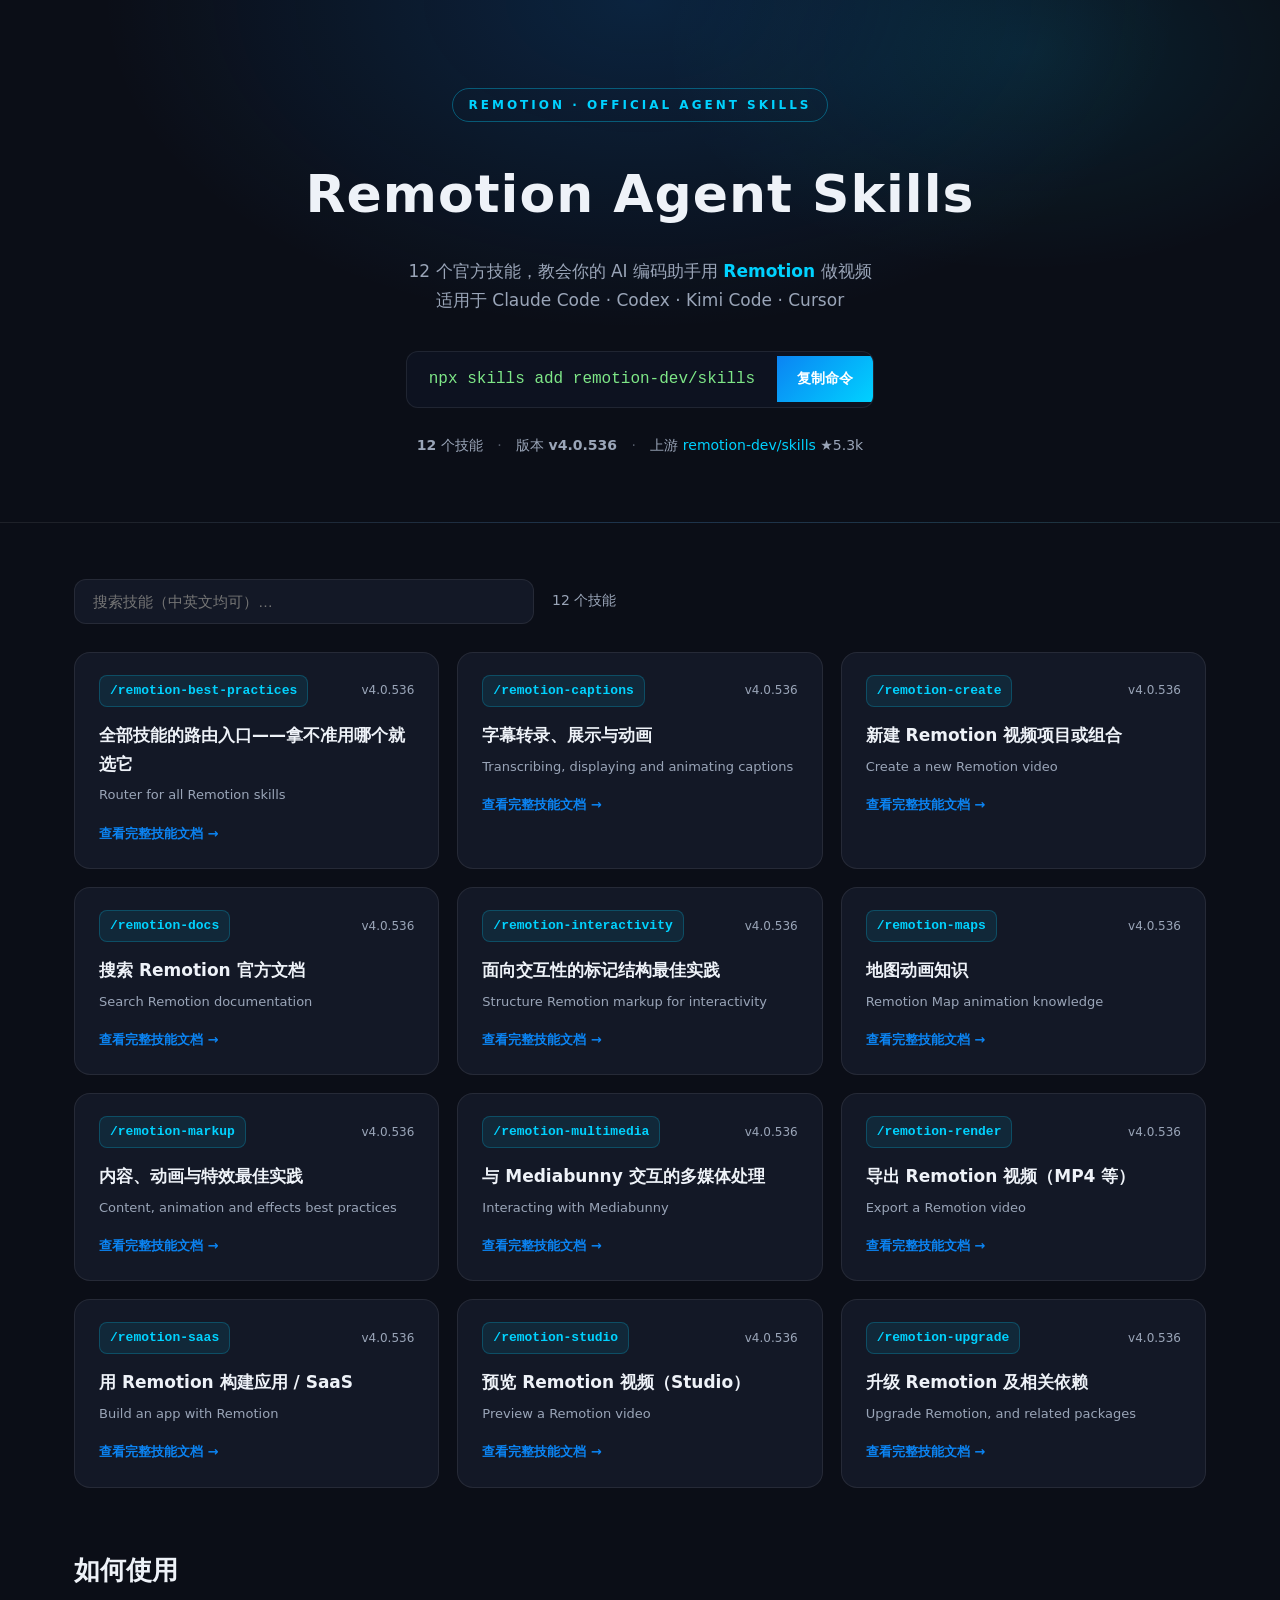
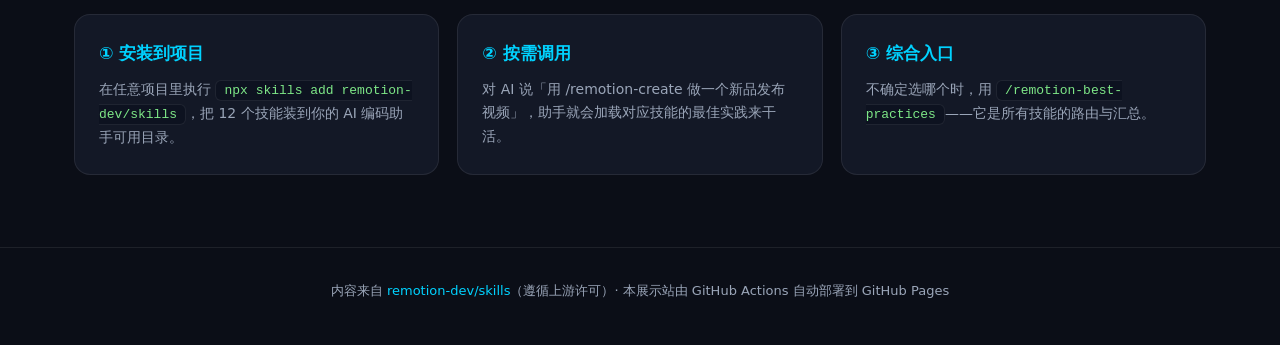
<file: website/index.html>
<!doctype html>
<html lang="zh-CN">
<head>
<meta charset="UTF-8" />
<meta name="viewport" content="width=device-width, initial-scale=1.0" />
<title>Remotion Agent Skills · 官方 AI 技能目录</title>
<meta name="description" content="Remotion 官方 12 个 Agent Skills 的中文展示站：让 Claude Code / Codex / Cursor 等 AI 编码助手会用 Remotion 做视频。" />
<link rel="stylesheet" href="style.css" />
</head>
<body>
<header class="hero">
  <div class="hero-inner">
    <div class="hero-badge">REMOTION · OFFICIAL AGENT SKILLS</div>
    <h1>Remotion Agent Skills</h1>
    <p class="hero-sub">12 个官方技能，教会你的 AI 编码助手用 <strong>Remotion</strong> 做视频<br/>适用于 Claude Code · Codex · Kimi Code · Cursor</p>
    <div class="install">
      <code id="cmd">npx skills add remotion-dev/skills</code>
      <button class="copy-btn" onclick="copyCmd(this)">复制命令</button>
    </div>
    <div class="stats">
      <span><strong>12</strong> 个技能</span>
      <span class="dot">·</span>
      <span>版本 <strong>v4.0.536</strong></span>
      <span class="dot">·</span>
      <span>上游 <a href="https://github.com/remotion-dev/skills" target="_blank" rel="noopener">remotion-dev/skills</a> ★5.3k</span>
    </div>
  </div>
</header>

<main class="catalog">
  <div class="toolbar">
    <input id="search" type="search" placeholder="搜索技能（中英文均可）…" oninput="filterCards(this.value)" autocomplete="off" />
    <span id="count">12 个技能</span>
  </div>
  <div class="grid" id="grid">
      <a class="card" href="skills/remotion-best-practices.html" data-search="remotion-best-practices router for all remotion skills 全部技能的路由入口——拿不准用哪个就选它">
        <div class="card-top">
          <span class="chip mono">/remotion-best-practices</span>
          <span class="ver">v4.0.536</span>
        </div>
        <p class="card-cn">全部技能的路由入口——拿不准用哪个就选它</p>
        <p class="card-en">Router for all Remotion skills</p>
        <span class="card-link">查看完整技能文档 →</span>
      </a>
      <a class="card" href="skills/remotion-captions.html" data-search="remotion-captions transcribing, displaying and animating captions 字幕转录、展示与动画">
        <div class="card-top">
          <span class="chip mono">/remotion-captions</span>
          <span class="ver">v4.0.536</span>
        </div>
        <p class="card-cn">字幕转录、展示与动画</p>
        <p class="card-en">Transcribing, displaying and animating captions</p>
        <span class="card-link">查看完整技能文档 →</span>
      </a>
      <a class="card" href="skills/remotion-create.html" data-search="remotion-create create a new remotion video 新建 remotion 视频项目或组合">
        <div class="card-top">
          <span class="chip mono">/remotion-create</span>
          <span class="ver">v4.0.536</span>
        </div>
        <p class="card-cn">新建 Remotion 视频项目或组合</p>
        <p class="card-en">Create a new Remotion video</p>
        <span class="card-link">查看完整技能文档 →</span>
      </a>
      <a class="card" href="skills/remotion-docs.html" data-search="remotion-docs search remotion documentation 搜索 remotion 官方文档">
        <div class="card-top">
          <span class="chip mono">/remotion-docs</span>
          <span class="ver">v4.0.536</span>
        </div>
        <p class="card-cn">搜索 Remotion 官方文档</p>
        <p class="card-en">Search Remotion documentation</p>
        <span class="card-link">查看完整技能文档 →</span>
      </a>
      <a class="card" href="skills/remotion-interactivity.html" data-search="remotion-interactivity structure remotion markup for interactivity 面向交互性的标记结构最佳实践">
        <div class="card-top">
          <span class="chip mono">/remotion-interactivity</span>
          <span class="ver">v4.0.536</span>
        </div>
        <p class="card-cn">面向交互性的标记结构最佳实践</p>
        <p class="card-en">Structure Remotion markup for interactivity</p>
        <span class="card-link">查看完整技能文档 →</span>
      </a>
      <a class="card" href="skills/remotion-maps.html" data-search="remotion-maps remotion map animation knowledge 地图动画知识">
        <div class="card-top">
          <span class="chip mono">/remotion-maps</span>
          <span class="ver">v4.0.536</span>
        </div>
        <p class="card-cn">地图动画知识</p>
        <p class="card-en">Remotion Map animation knowledge</p>
        <span class="card-link">查看完整技能文档 →</span>
      </a>
      <a class="card" href="skills/remotion-markup.html" data-search="remotion-markup content, animation and effects best practices 内容、动画与特效最佳实践">
        <div class="card-top">
          <span class="chip mono">/remotion-markup</span>
          <span class="ver">v4.0.536</span>
        </div>
        <p class="card-cn">内容、动画与特效最佳实践</p>
        <p class="card-en">Content, animation and effects best practices</p>
        <span class="card-link">查看完整技能文档 →</span>
      </a>
      <a class="card" href="skills/remotion-multimedia.html" data-search="remotion-multimedia interacting with mediabunny 与 mediabunny 交互的多媒体处理">
        <div class="card-top">
          <span class="chip mono">/remotion-multimedia</span>
          <span class="ver">v4.0.536</span>
        </div>
        <p class="card-cn">与 Mediabunny 交互的多媒体处理</p>
        <p class="card-en">Interacting with Mediabunny</p>
        <span class="card-link">查看完整技能文档 →</span>
      </a>
      <a class="card" href="skills/remotion-render.html" data-search="remotion-render export a remotion video 导出 remotion 视频（mp4 等）">
        <div class="card-top">
          <span class="chip mono">/remotion-render</span>
          <span class="ver">v4.0.536</span>
        </div>
        <p class="card-cn">导出 Remotion 视频（MP4 等）</p>
        <p class="card-en">Export a Remotion video</p>
        <span class="card-link">查看完整技能文档 →</span>
      </a>
      <a class="card" href="skills/remotion-saas.html" data-search="remotion-saas build an app with remotion 用 remotion 构建应用 / saas">
        <div class="card-top">
          <span class="chip mono">/remotion-saas</span>
          <span class="ver">v4.0.536</span>
        </div>
        <p class="card-cn">用 Remotion 构建应用 / SaaS</p>
        <p class="card-en">Build an app with Remotion</p>
        <span class="card-link">查看完整技能文档 →</span>
      </a>
      <a class="card" href="skills/remotion-studio.html" data-search="remotion-studio preview a remotion video 预览 remotion 视频（studio）">
        <div class="card-top">
          <span class="chip mono">/remotion-studio</span>
          <span class="ver">v4.0.536</span>
        </div>
        <p class="card-cn">预览 Remotion 视频（Studio）</p>
        <p class="card-en">Preview a Remotion video</p>
        <span class="card-link">查看完整技能文档 →</span>
      </a>
      <a class="card" href="skills/remotion-upgrade.html" data-search="remotion-upgrade upgrade remotion, and related packages 升级 remotion 及相关依赖">
        <div class="card-top">
          <span class="chip mono">/remotion-upgrade</span>
          <span class="ver">v4.0.536</span>
        </div>
        <p class="card-cn">升级 Remotion 及相关依赖</p>
        <p class="card-en">Upgrade Remotion, and related packages</p>
        <span class="card-link">查看完整技能文档 →</span>
      </a>
  </div>
  <p class="empty" id="empty" style="display:none">没有匹配的技能，换个关键词试试。</p>
</main>

<section class="usage">
  <h2>如何使用</h2>
  <div class="usage-grid">
    <div class="usage-item">
      <h3>① 安装到项目</h3>
      <p>在任意项目里执行 <code class="inline">npx skills add remotion-dev/skills</code>，把 12 个技能装到你的 AI 编码助手可用目录。</p>
    </div>
    <div class="usage-item">
      <h3>② 按需调用</h3>
      <p>对 AI 说「用 /remotion-create 做一个新品发布视频」，助手就会加载对应技能的最佳实践来干活。</p>
    </div>
    <div class="usage-item">
      <h3>③ 综合入口</h3>
      <p>不确定选哪个时，用 <code class="inline">/remotion-best-practices</code>——它是所有技能的路由与汇总。</p>
    </div>
  </div>
</section>

<footer class="footer">
  <p>内容来自 <a href="https://github.com/remotion-dev/skills" target="_blank" rel="noopener">remotion-dev/skills</a>（遵循上游许可）· 本展示站由 GitHub Actions 自动部署到 GitHub Pages</p>
</footer>

<script src="app.js"></script>
</body>
</html>
</file>
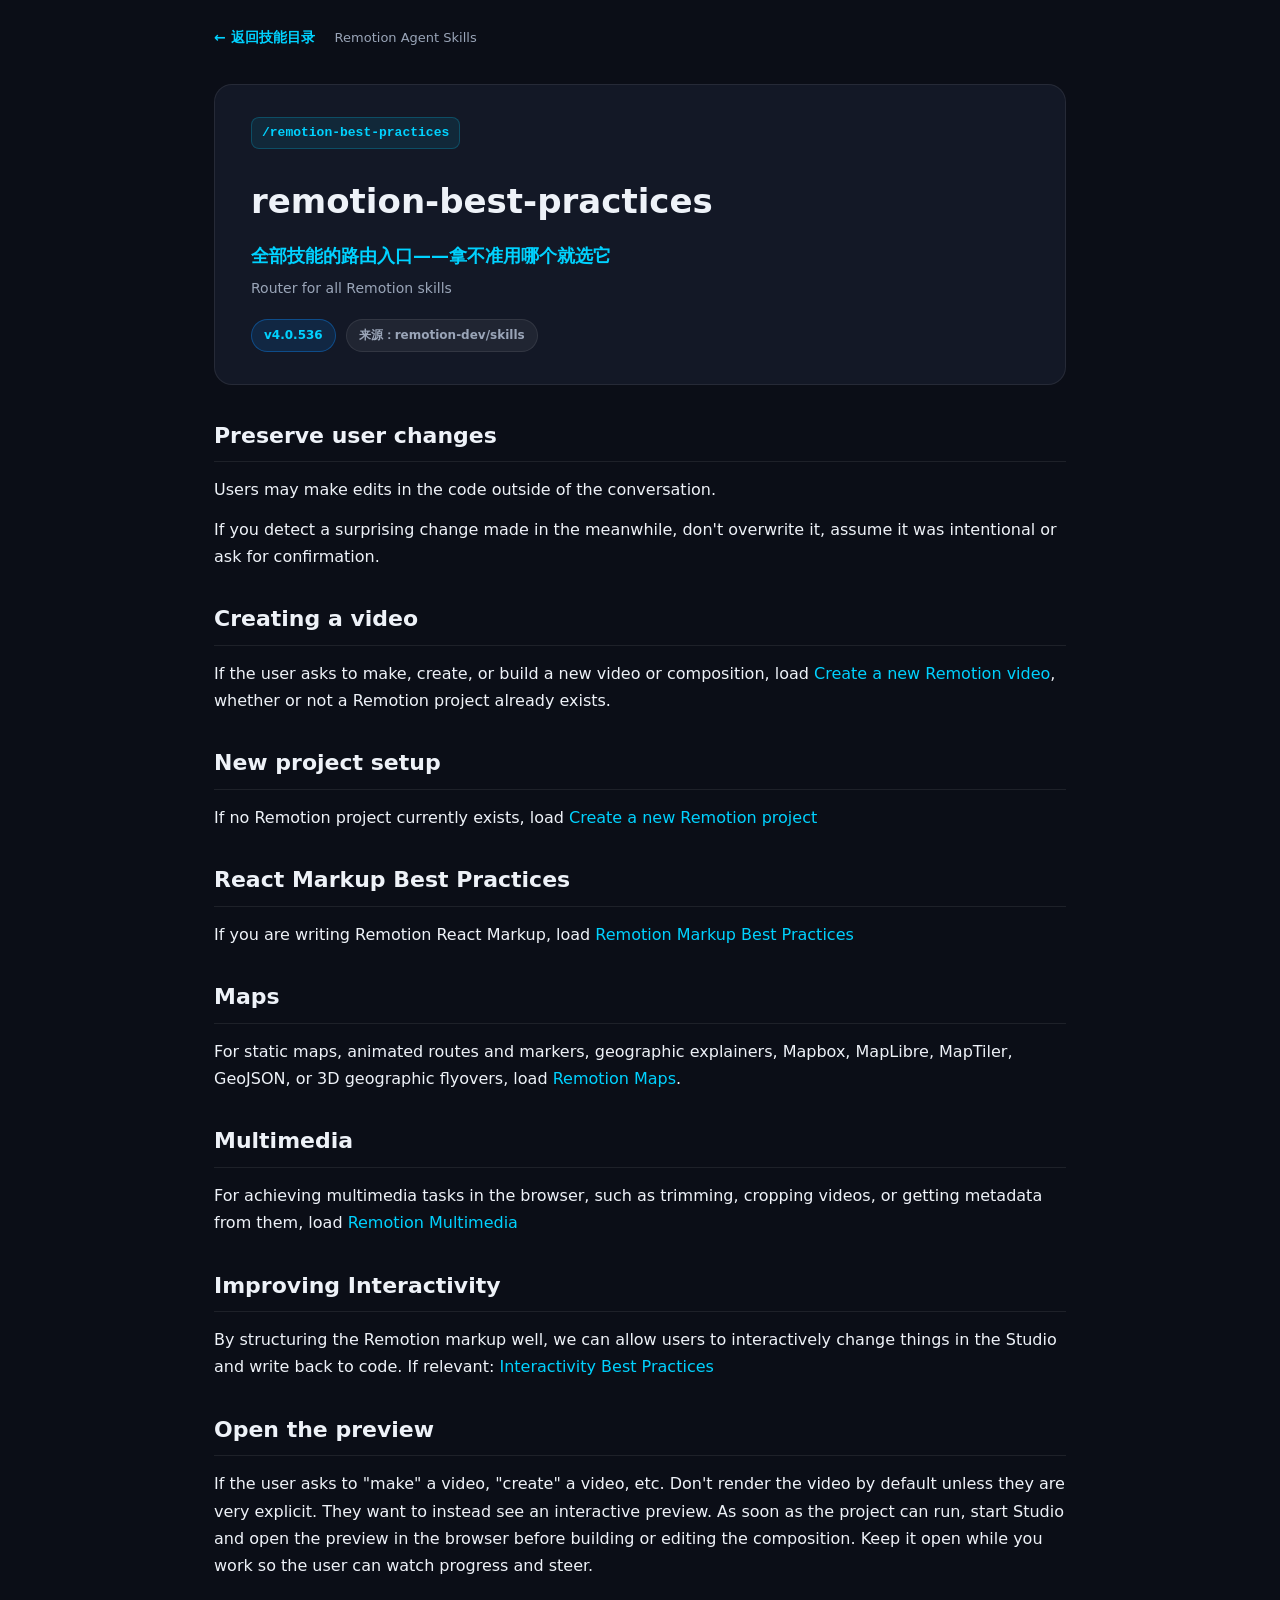
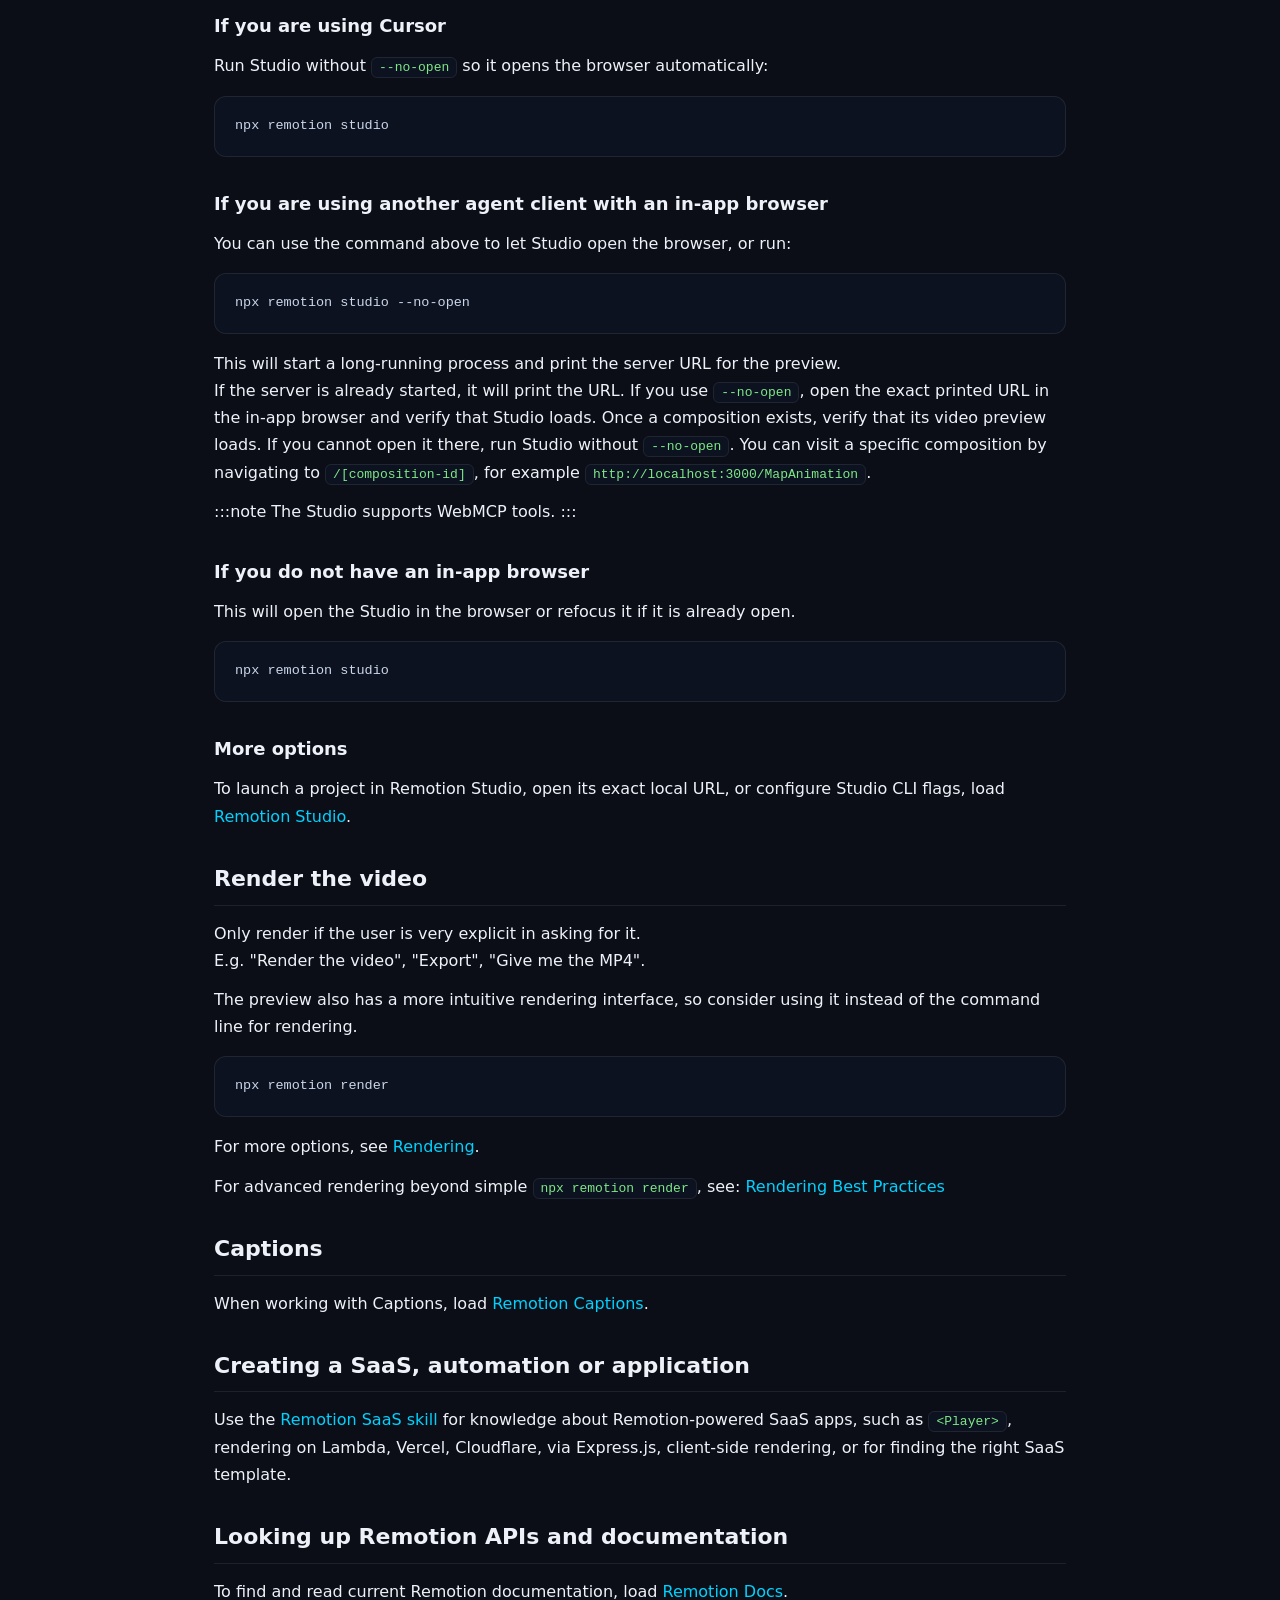
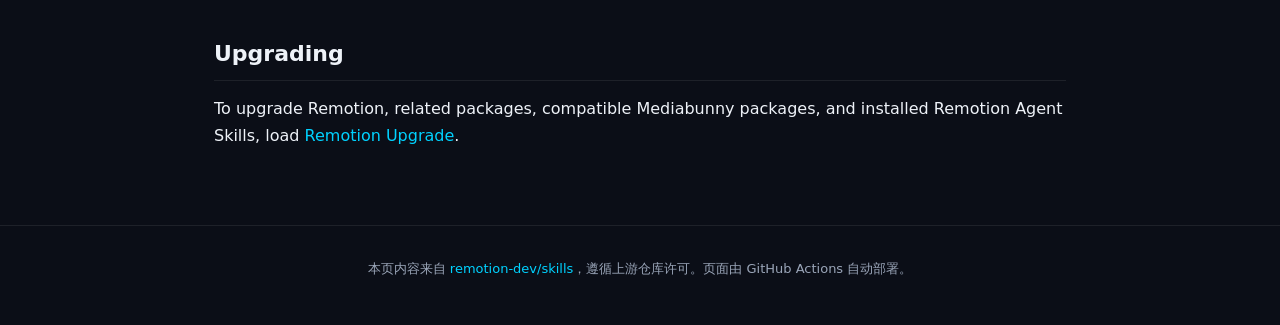
<file: website/skills/remotion-best-practices.html>
<!doctype html>
<html lang="zh-CN">
<head>
<meta charset="UTF-8" />
<meta name="viewport" content="width=device-width, initial-scale=1.0" />
<title>remotion-best-practices · Remotion Agent Skills</title>
<link rel="stylesheet" href="../style.css" />
</head>
<body>
<header class="topbar">
  <a class="back" href="../index.html">← 返回技能目录</a>
  <span class="crumb">Remotion Agent Skills</span>
</header>
<main class="detail">
  <div class="detail-head">
    <div class="chip mono">/remotion-best-practices</div>
    <h1>remotion-best-practices</h1>
    <p class="desc-cn">全部技能的路由入口——拿不准用哪个就选它</p>
    <p class="desc-en">Router for all Remotion skills</p>
    <div class="meta-row">
      <span class="badge">v4.0.536</span>
      <span class="badge badge-src">来源：remotion-dev/skills</span>
    </div>
  </div>
  <article class="md">
<h2>Preserve user changes</h2>
<p>Users may make edits in the code outside of the conversation.</p>
<p>If you detect a surprising change made in the meanwhile, don't overwrite it, assume it was intentional or ask for confirmation.</p>
<h2>Creating a video</h2>
<p>If the user asks to make, create, or build a new video or composition, load <a href="./remotion-create/REFERENCE.md">Create a new Remotion video</a>, whether or not a Remotion project already exists.</p>
<h2>New project setup</h2>
<p>If no Remotion project currently exists, load <a href="./remotion-create/REFERENCE.md">Create a new Remotion project</a></p>
<h2>React Markup Best Practices</h2>
<p>If you are writing Remotion React Markup, load <a href="./remotion-markup/REFERENCE.md">Remotion Markup Best Practices</a></p>
<h2>Maps</h2>
<p>For static maps, animated routes and markers, geographic explainers, Mapbox, MapLibre, MapTiler, GeoJSON, or 3D geographic flyovers, load <a href="./remotion-maps/REFERENCE.md">Remotion Maps</a>.</p>
<h2>Multimedia</h2>
<p>For achieving multimedia tasks in the browser, such as trimming, cropping videos, or getting metadata from them, load <a href="./remotion-multimedia/REFERENCE.md">Remotion Multimedia</a></p>
<h2>Improving Interactivity</h2>
<p>By structuring the Remotion markup well, we can allow users to interactively change things in the Studio and write back to code. If relevant: <a href="./remotion-interactivity/REFERENCE.md">Interactivity Best Practices</a></p>
<h2>Open the preview</h2>
<p>If the user asks to "make" a video, "create" a video, etc.
Don't render the video by default unless they are very explicit. They want to instead see an interactive preview.
As soon as the project can run, start Studio and open the preview in the browser before building or editing the composition. Keep it open while you work so the user can watch progress and steer.</p>
<h3>If you are using Cursor</h3>
<p>Run Studio without <code>--no-open</code> so it opens the browser automatically:</p>
<pre><code class="language-bash">npx remotion studio
</code></pre>
<h3>If you are using another agent client with an in-app browser</h3>
<p>You can use the command above to let Studio open the browser, or run:</p>
<pre><code class="language-bash">npx remotion studio --no-open
</code></pre>
<p>This will start a long-running process and print the server URL for the preview.<br />
If the server is already started, it will print the URL.
If you use <code>--no-open</code>, open the exact printed URL in the in-app browser and verify that Studio loads. Once a composition exists, verify that its video preview loads. If you cannot open it there, run Studio without <code>--no-open</code>.
You can visit a specific composition by navigating to <code>/[composition-id]</code>, for example <code>http://localhost:3000/MapAnimation</code>.</p>
<p>:::note
The Studio supports WebMCP tools.
:::</p>
<h3>If you do not have an in-app browser</h3>
<p>This will open the Studio in the browser or refocus it if it is already open.</p>
<pre><code class="language-bash">npx remotion studio
</code></pre>
<h3>More options</h3>
<p>To launch a project in Remotion Studio, open its exact local URL, or configure Studio CLI flags, load <a href="./remotion-studio/REFERENCE.md">Remotion Studio</a>.</p>
<h2>Render the video</h2>
<p>Only render if the user is very explicit in asking for it.<br />
E.g. "Render the video", "Export", "Give me the MP4".</p>
<p>The preview also has a more intuitive rendering interface, so consider using it instead of the command line for rendering.</p>
<pre><code>npx remotion render
</code></pre>
<p>For more options, see <a href="./remotion-render/REFERENCE.md">Rendering</a>.</p>
<p>For advanced rendering beyond simple <code>npx remotion render</code>, see: <a href="./remotion-render/REFERENCE.md">Rendering Best Practices</a></p>
<h2>Captions</h2>
<p>When working with Captions, load <a href="./remotion-captions/REFERENCE.md">Remotion Captions</a>.</p>
<h2>Creating a SaaS, automation or application</h2>
<p>Use the <a href="./remotion-saas/REFERENCE.md">Remotion SaaS skill</a> for knowledge about Remotion-powered SaaS apps, such as <code>&lt;Player&gt;</code>, rendering on Lambda, Vercel, Cloudflare, via Express.js, client-side rendering, or for finding the right SaaS template.</p>
<h2>Looking up Remotion APIs and documentation</h2>
<p>To find and read current Remotion documentation, load <a href="./remotion-docs/REFERENCE.md">Remotion Docs</a>.</p>
<h2>Upgrading</h2>
<p>To upgrade Remotion, related packages, compatible Mediabunny packages, and installed Remotion Agent Skills, load <a href="./remotion-upgrade/REFERENCE.md">Remotion Upgrade</a>.</p>
  </article>
</main>
<footer class="footer">
  <p>本页内容来自 <a href="https://github.com/remotion-dev/skills" target="_blank" rel="noopener">remotion-dev/skills</a>，遵循上游仓库许可。页面由 GitHub Actions 自动部署。</p>
</footer>
</body>
</html>
</file>
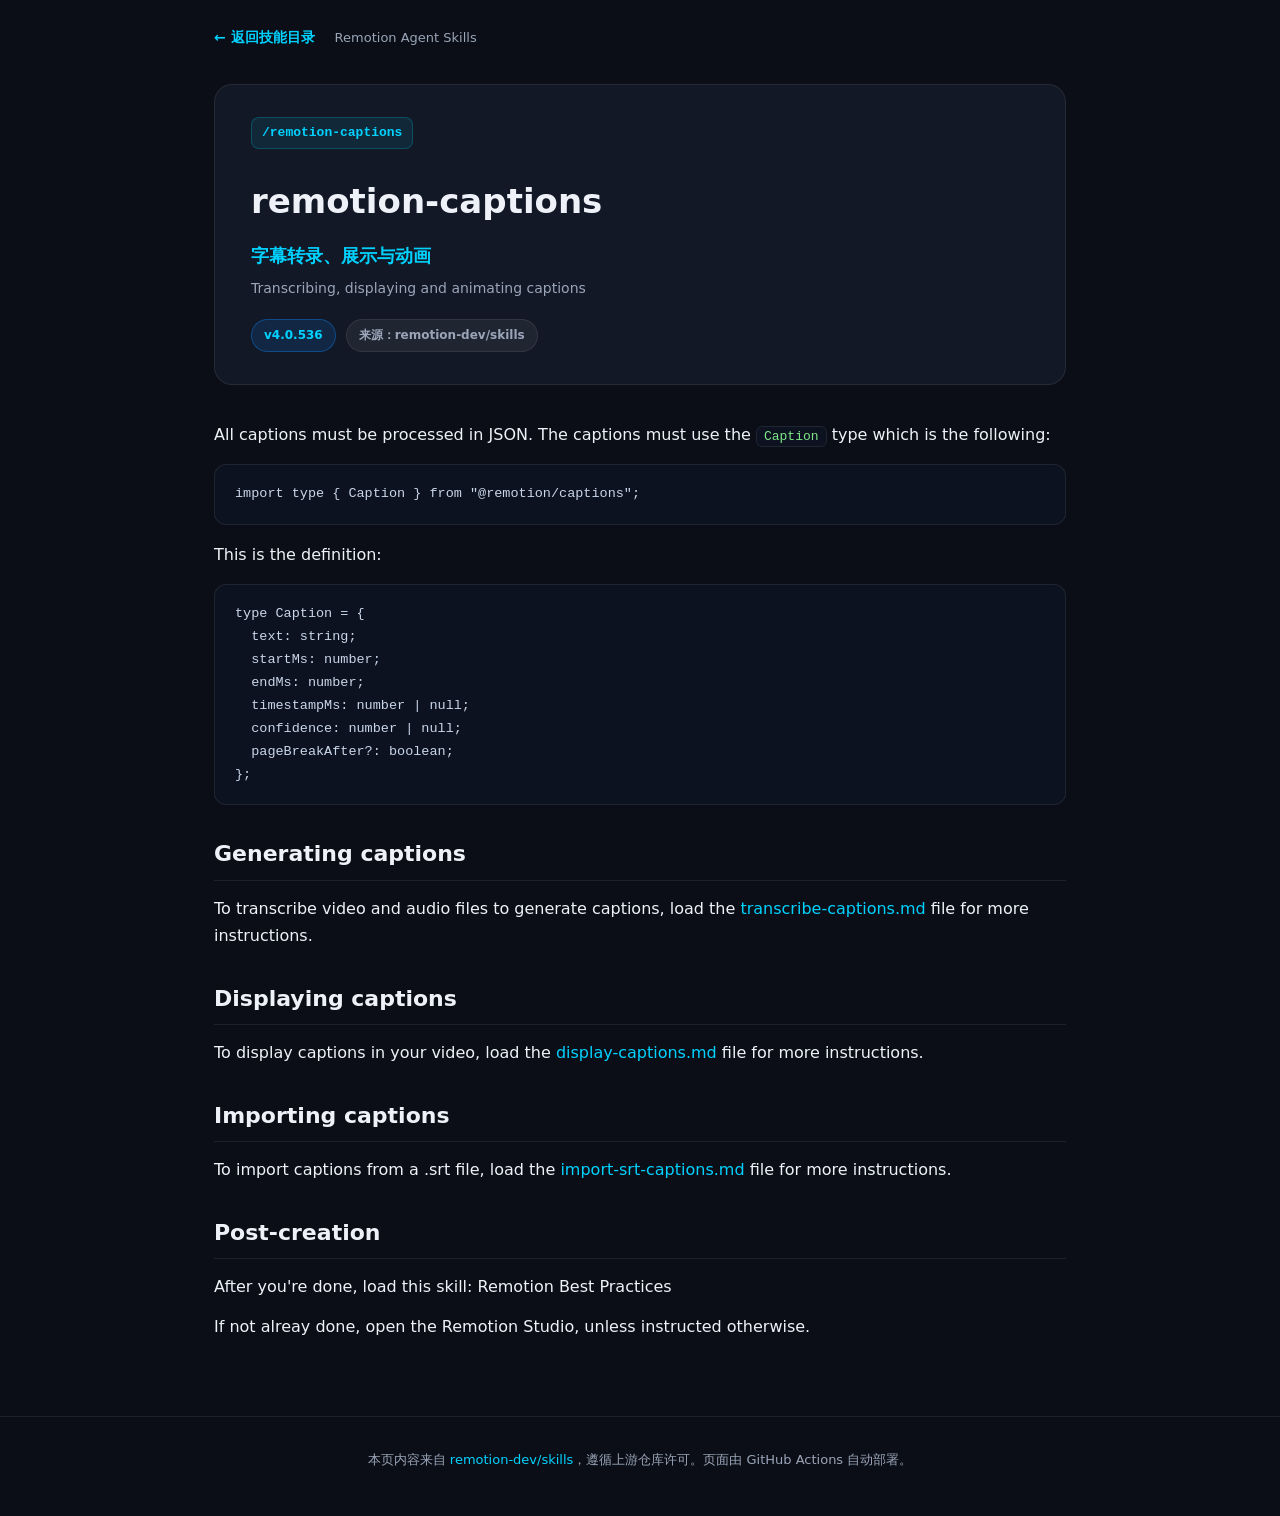
<file: website/skills/remotion-captions.html>
<!doctype html>
<html lang="zh-CN">
<head>
<meta charset="UTF-8" />
<meta name="viewport" content="width=device-width, initial-scale=1.0" />
<title>remotion-captions · Remotion Agent Skills</title>
<link rel="stylesheet" href="../style.css" />
</head>
<body>
<header class="topbar">
  <a class="back" href="../index.html">← 返回技能目录</a>
  <span class="crumb">Remotion Agent Skills</span>
</header>
<main class="detail">
  <div class="detail-head">
    <div class="chip mono">/remotion-captions</div>
    <h1>remotion-captions</h1>
    <p class="desc-cn">字幕转录、展示与动画</p>
    <p class="desc-en">Transcribing, displaying and animating captions</p>
    <div class="meta-row">
      <span class="badge">v4.0.536</span>
      <span class="badge badge-src">来源：remotion-dev/skills</span>
    </div>
  </div>
  <article class="md">
<p>All captions must be processed in JSON. The captions must use the <a href="https://www.remotion.dev/docs/captions/caption.md"><code>Caption</code></a> type which is the following:</p>
<pre><code class="language-ts">import type { Caption } from &quot;@remotion/captions&quot;;
</code></pre>
<p>This is the definition:</p>
<pre><code class="language-ts">type Caption = {
  text: string;
  startMs: number;
  endMs: number;
  timestampMs: number | null;
  confidence: number | null;
  pageBreakAfter?: boolean;
};
</code></pre>
<h2>Generating captions</h2>
<p>To transcribe video and audio files to generate captions, load the <a href="transcribe-captions.md">transcribe-captions.md</a> file for more instructions.</p>
<h2>Displaying captions</h2>
<p>To display captions in your video, load the <a href="display-captions.md">display-captions.md</a> file for more instructions.</p>
<h2>Importing captions</h2>
<p>To import captions from a .srt file, load the <a href="import-srt-captions.md">import-srt-captions.md</a> file for more instructions.</p>
<h2>Post-creation</h2>
<p>After you're done, load this skill: Remotion Best Practices</p>
<p>If not alreay done, open the Remotion Studio, unless instructed otherwise.</p>
  </article>
</main>
<footer class="footer">
  <p>本页内容来自 <a href="https://github.com/remotion-dev/skills" target="_blank" rel="noopener">remotion-dev/skills</a>，遵循上游仓库许可。页面由 GitHub Actions 自动部署。</p>
</footer>
</body>
</html>
</file>
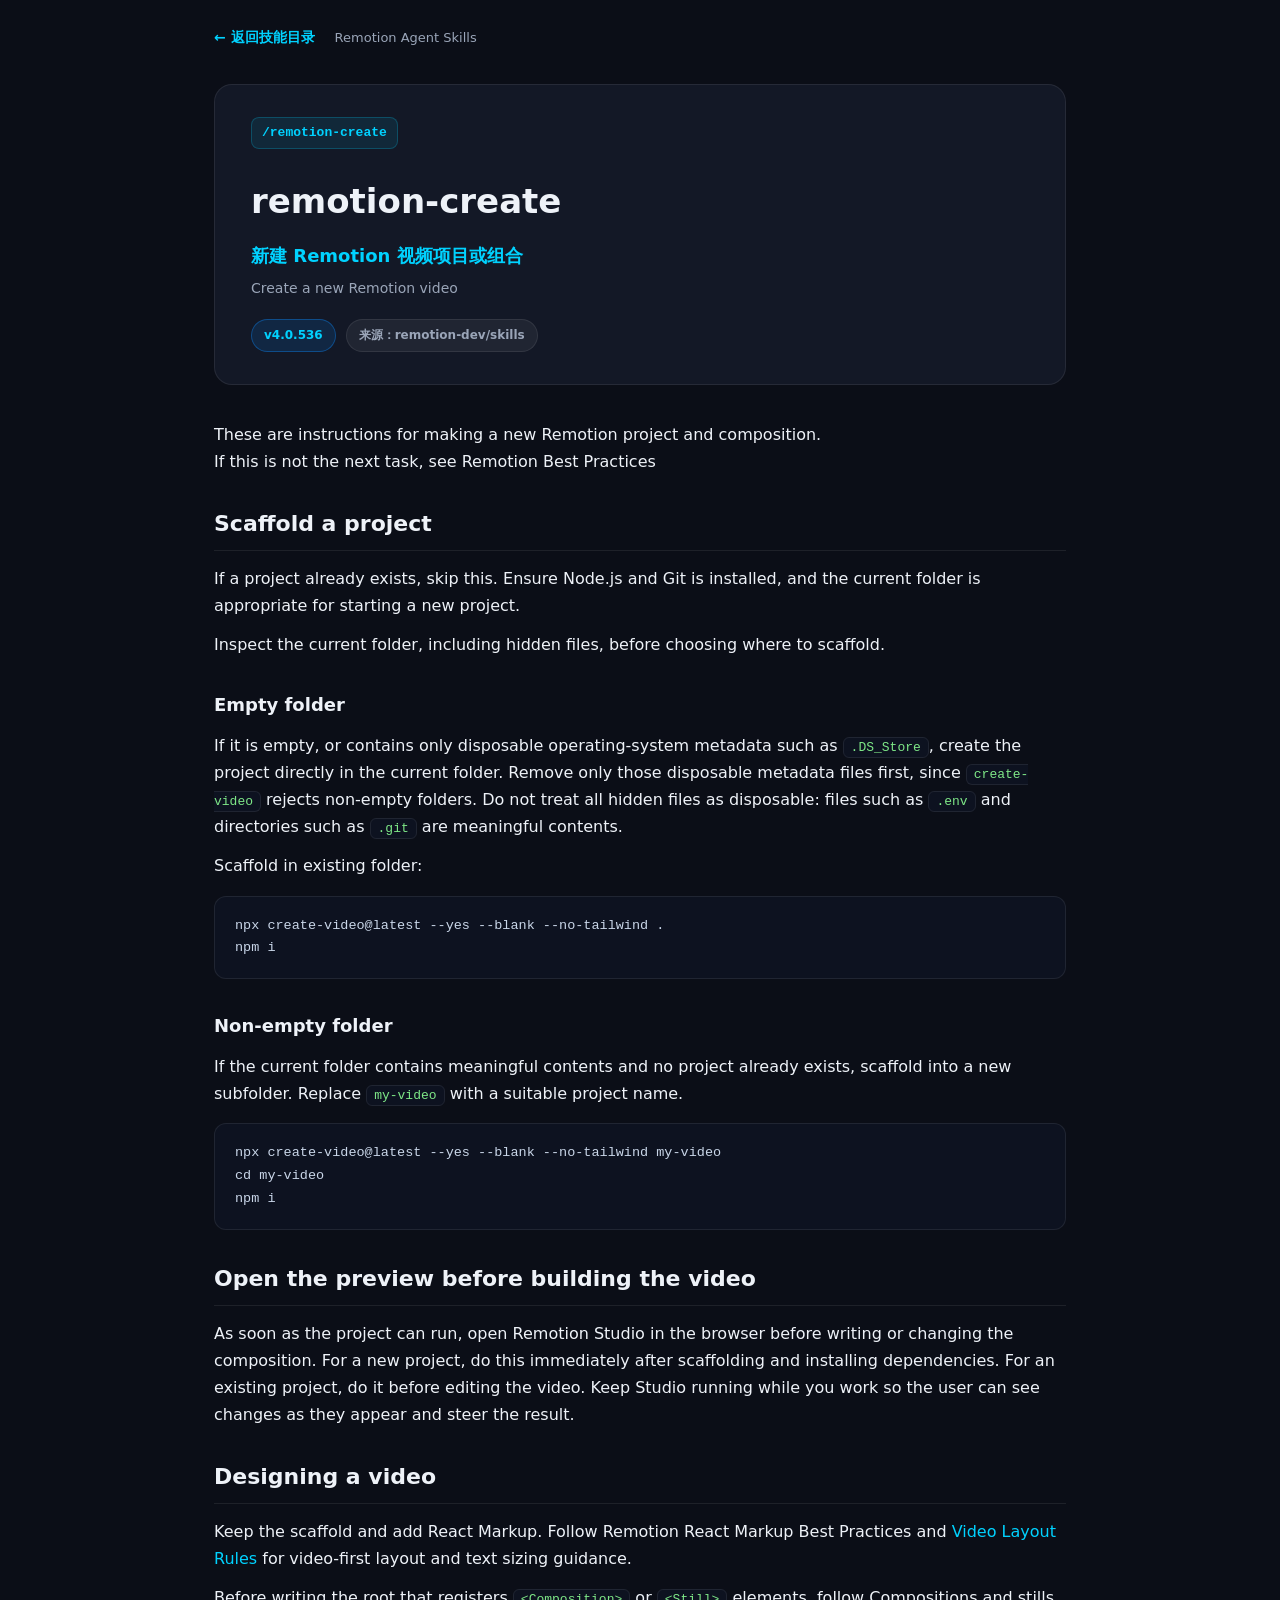
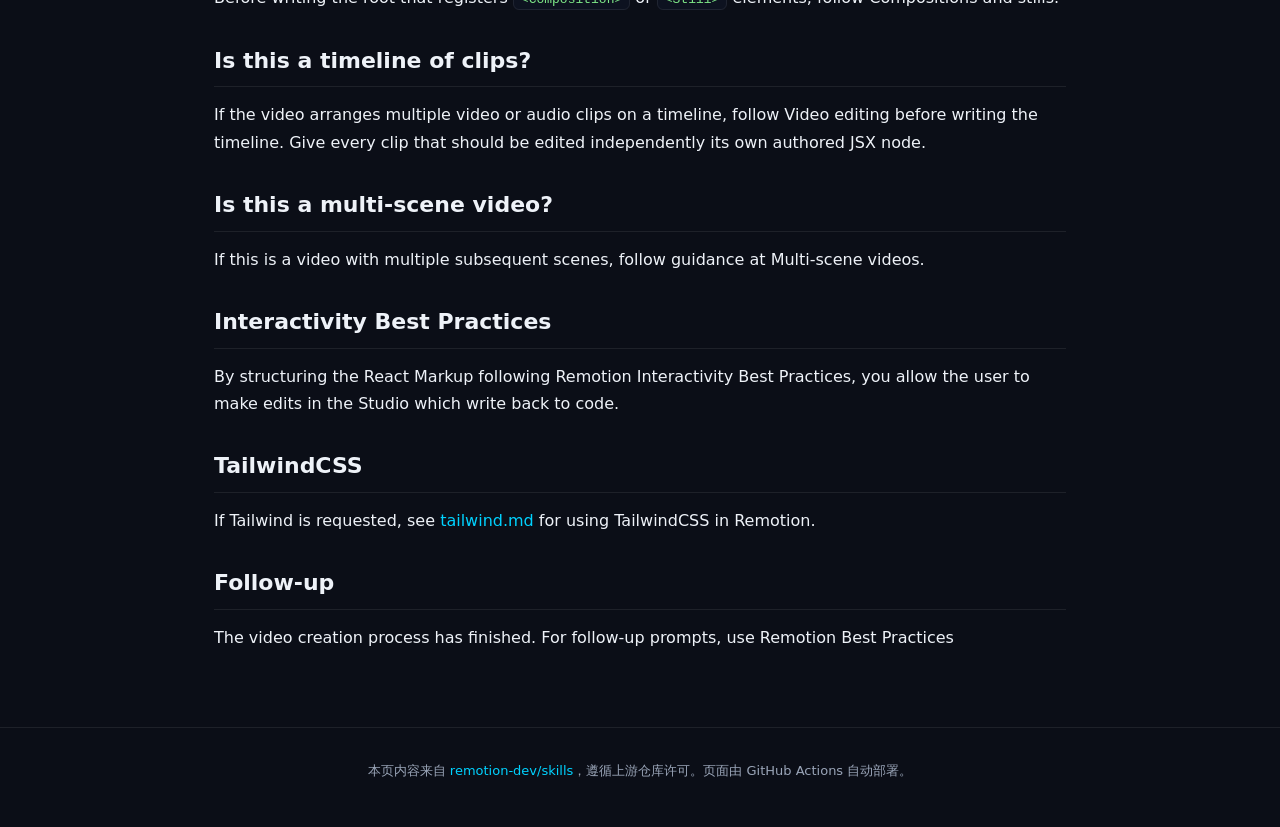
<file: website/skills/remotion-create.html>
<!doctype html>
<html lang="zh-CN">
<head>
<meta charset="UTF-8" />
<meta name="viewport" content="width=device-width, initial-scale=1.0" />
<title>remotion-create · Remotion Agent Skills</title>
<link rel="stylesheet" href="../style.css" />
</head>
<body>
<header class="topbar">
  <a class="back" href="../index.html">← 返回技能目录</a>
  <span class="crumb">Remotion Agent Skills</span>
</header>
<main class="detail">
  <div class="detail-head">
    <div class="chip mono">/remotion-create</div>
    <h1>remotion-create</h1>
    <p class="desc-cn">新建 Remotion 视频项目或组合</p>
    <p class="desc-en">Create a new Remotion video</p>
    <div class="meta-row">
      <span class="badge">v4.0.536</span>
      <span class="badge badge-src">来源：remotion-dev/skills</span>
    </div>
  </div>
  <article class="md">
<p>These are instructions for making a new Remotion project and composition.<br />
If this is not the next task, see Remotion Best Practices</p>
<h2>Scaffold a project</h2>
<p>If a project already exists, skip this.
Ensure Node.js and Git is installed, and the current folder is appropriate for starting a new project.</p>
<p>Inspect the current folder, including hidden files, before choosing where to scaffold.</p>
<h3>Empty folder</h3>
<p>If it is empty, or contains only disposable operating-system metadata such as <code>.DS_Store</code>, create the project directly in the current folder.
Remove only those disposable metadata files first, since <code>create-video</code> rejects non-empty folders.
Do not treat all hidden files as disposable: files such as <code>.env</code> and directories such as <code>.git</code> are meaningful contents.</p>
<p>Scaffold in existing folder:</p>
<pre><code class="language-bash">npx create-video@latest --yes --blank --no-tailwind .
npm i
</code></pre>
<h3>Non-empty folder</h3>
<p>If the current folder contains meaningful contents and no project already exists, scaffold into a new subfolder.
Replace <code>my-video</code> with a suitable project name.</p>
<pre><code class="language-bash">npx create-video@latest --yes --blank --no-tailwind my-video
cd my-video
npm i
</code></pre>
<h2>Open the preview before building the video</h2>
<p>As soon as the project can run, open Remotion Studio in the browser before writing or changing the composition. For a new project, do this immediately after scaffolding and installing dependencies. For an existing project, do it before editing the video. Keep Studio running while you work so the user can see changes as they appear and steer the result.</p>
<h2>Designing a video</h2>
<p>Keep the scaffold and add React Markup.
Follow Remotion React Markup Best Practices and <a href="video-layout.md">Video Layout Rules</a> for video-first layout and text sizing guidance.</p>
<p>Before writing the root that registers <code>&lt;Composition&gt;</code> or <code>&lt;Still&gt;</code> elements,
follow Compositions and stills.</p>
<h2>Is this a timeline of clips?</h2>
<p>If the video arranges multiple video or audio clips on a timeline, follow
Video editing before writing the
timeline. Give every clip that should be edited independently its own authored
JSX node.</p>
<h2>Is this a multi-scene video?</h2>
<p>If this is a video with multiple subsequent scenes, follow guidance at Multi-scene videos.</p>
<h2>Interactivity Best Practices</h2>
<p>By structuring the React Markup following Remotion Interactivity Best Practices, you allow the user to make edits in the Studio which write back to code.</p>
<h2>TailwindCSS</h2>
<p>If Tailwind is requested, see <a href="tailwind.md">tailwind.md</a> for using TailwindCSS in Remotion.</p>
<h2>Follow-up</h2>
<p>The video creation process has finished.
For follow-up prompts, use Remotion Best Practices</p>
  </article>
</main>
<footer class="footer">
  <p>本页内容来自 <a href="https://github.com/remotion-dev/skills" target="_blank" rel="noopener">remotion-dev/skills</a>，遵循上游仓库许可。页面由 GitHub Actions 自动部署。</p>
</footer>
</body>
</html>
</file>
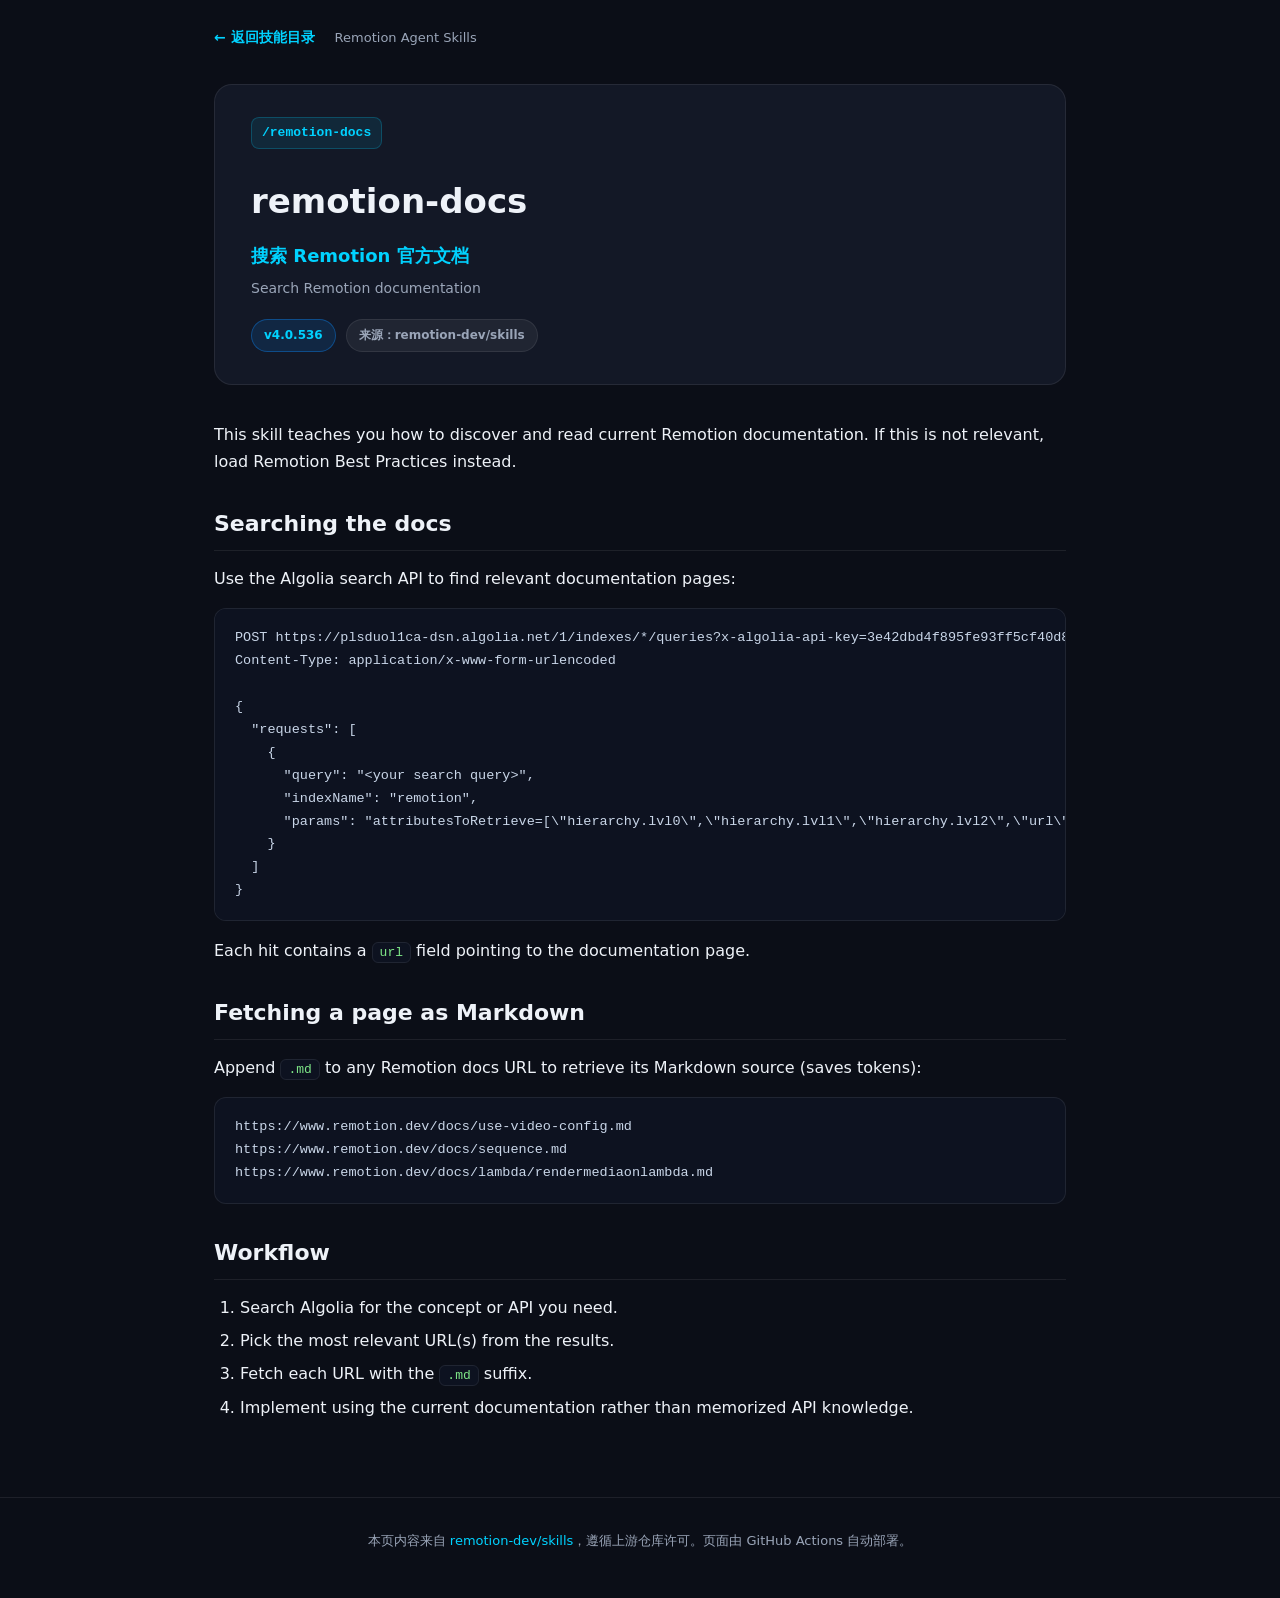
<file: website/skills/remotion-docs.html>
<!doctype html>
<html lang="zh-CN">
<head>
<meta charset="UTF-8" />
<meta name="viewport" content="width=device-width, initial-scale=1.0" />
<title>remotion-docs · Remotion Agent Skills</title>
<link rel="stylesheet" href="../style.css" />
</head>
<body>
<header class="topbar">
  <a class="back" href="../index.html">← 返回技能目录</a>
  <span class="crumb">Remotion Agent Skills</span>
</header>
<main class="detail">
  <div class="detail-head">
    <div class="chip mono">/remotion-docs</div>
    <h1>remotion-docs</h1>
    <p class="desc-cn">搜索 Remotion 官方文档</p>
    <p class="desc-en">Search Remotion documentation</p>
    <div class="meta-row">
      <span class="badge">v4.0.536</span>
      <span class="badge badge-src">来源：remotion-dev/skills</span>
    </div>
  </div>
  <article class="md">
<p>This skill teaches you how to discover and read current Remotion documentation.
If this is not relevant, load Remotion Best Practices instead.</p>
<h2>Searching the docs</h2>
<p>Use the Algolia search API to find relevant documentation pages:</p>
<pre><code>POST https://plsduol1ca-dsn.algolia.net/1/indexes/*/queries?x-algolia-api-key=3e42dbd4f895fe93ff5cf40d860c4a85&amp;x-algolia-application-id=PLSDUOL1CA
Content-Type: application/x-www-form-urlencoded

{
  &quot;requests&quot;: [
    {
      &quot;query&quot;: &quot;&lt;your search query&gt;&quot;,
      &quot;indexName&quot;: &quot;remotion&quot;,
      &quot;params&quot;: &quot;attributesToRetrieve=[\&quot;hierarchy.lvl0\&quot;,\&quot;hierarchy.lvl1\&quot;,\&quot;hierarchy.lvl2\&quot;,\&quot;url\&quot;]&amp;hitsPerPage=10&quot;
    }
  ]
}
</code></pre>
<p>Each hit contains a <code>url</code> field pointing to the documentation page.</p>
<h2>Fetching a page as Markdown</h2>
<p>Append <code>.md</code> to any Remotion docs URL to retrieve its Markdown source (saves tokens):</p>
<pre><code>https://www.remotion.dev/docs/use-video-config.md
https://www.remotion.dev/docs/sequence.md
https://www.remotion.dev/docs/lambda/rendermediaonlambda.md
</code></pre>
<h2>Workflow</h2>
<ol>
<li>Search Algolia for the concept or API you need.</li>
<li>Pick the most relevant URL(s) from the results.</li>
<li>Fetch each URL with the <code>.md</code> suffix.</li>
<li>Implement using the current documentation rather than memorized API knowledge.</li>
</ol>
  </article>
</main>
<footer class="footer">
  <p>本页内容来自 <a href="https://github.com/remotion-dev/skills" target="_blank" rel="noopener">remotion-dev/skills</a>，遵循上游仓库许可。页面由 GitHub Actions 自动部署。</p>
</footer>
</body>
</html>
</file>
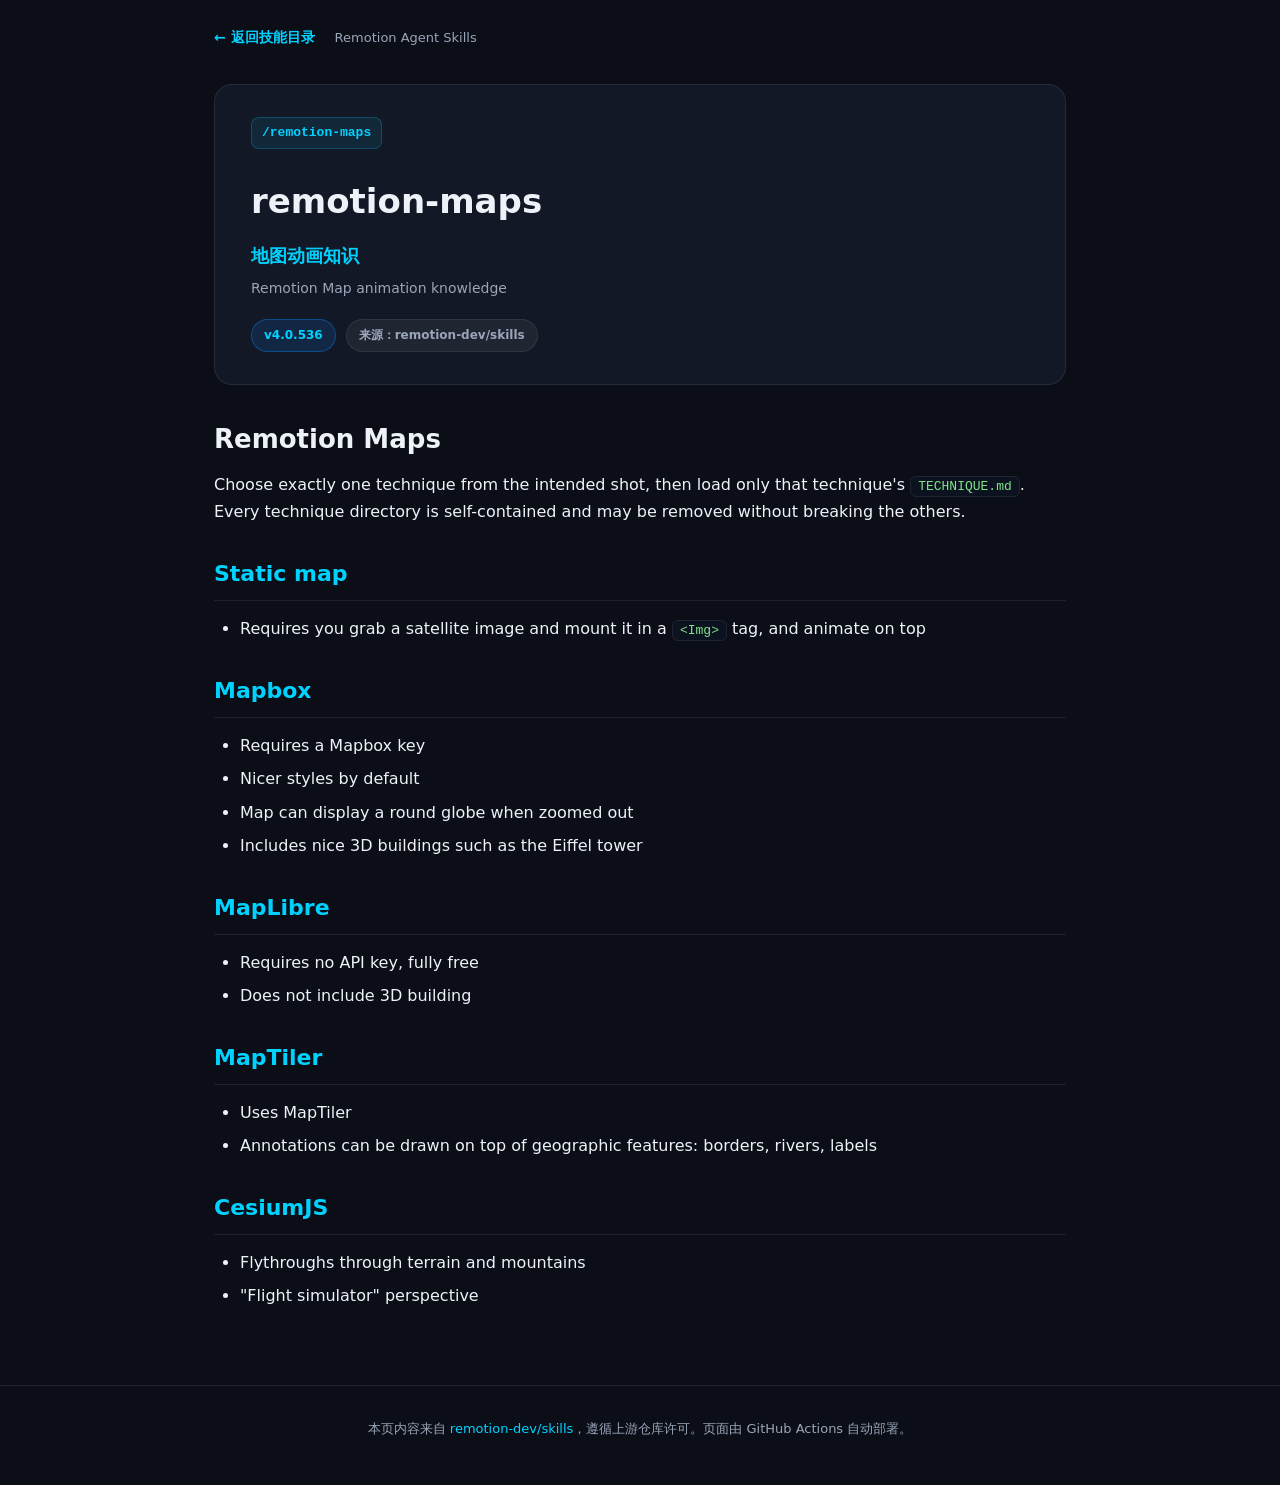
<file: website/skills/remotion-maps.html>
<!doctype html>
<html lang="zh-CN">
<head>
<meta charset="UTF-8" />
<meta name="viewport" content="width=device-width, initial-scale=1.0" />
<title>remotion-maps · Remotion Agent Skills</title>
<link rel="stylesheet" href="../style.css" />
</head>
<body>
<header class="topbar">
  <a class="back" href="../index.html">← 返回技能目录</a>
  <span class="crumb">Remotion Agent Skills</span>
</header>
<main class="detail">
  <div class="detail-head">
    <div class="chip mono">/remotion-maps</div>
    <h1>remotion-maps</h1>
    <p class="desc-cn">地图动画知识</p>
    <p class="desc-en">Remotion Map animation knowledge</p>
    <div class="meta-row">
      <span class="badge">v4.0.536</span>
      <span class="badge badge-src">来源：remotion-dev/skills</span>
    </div>
  </div>
  <article class="md">
<h1>Remotion Maps</h1>
<p>Choose exactly one technique from the intended shot, then load only that technique's <code>TECHNIQUE.md</code>.
Every technique directory is self-contained and may be removed without breaking the others.</p>
<h2><a href="techniques/static-map/TECHNIQUE.md">Static map</a></h2>
<ul>
<li>Requires you grab a satellite image and mount it in a <code>&lt;Img&gt;</code> tag, and animate on top</li>
</ul>
<h2><a href="techniques/mapbox/TECHNIQUE.md">Mapbox</a></h2>
<ul>
<li>Requires a Mapbox key</li>
<li>Nicer styles by default</li>
<li>Map can display a round globe when zoomed out</li>
<li>Includes nice 3D buildings such as the Eiffel tower</li>
</ul>
<h2><a href="techniques/maplibre/TECHNIQUE.md">MapLibre</a></h2>
<ul>
<li>Requires no API key, fully free</li>
<li>Does not include 3D building</li>
</ul>
<h2><a href="techniques/maptiler/TECHNIQUE.md">MapTiler</a></h2>
<ul>
<li>Uses MapTiler</li>
<li>Annotations can be drawn on top of geographic features: borders, rivers, labels</li>
</ul>
<h2><a href="techniques/cesium/TECHNIQUE.md">CesiumJS</a></h2>
<ul>
<li>Flythroughs through terrain and mountains</li>
<li>"Flight simulator" perspective</li>
</ul>
  </article>
</main>
<footer class="footer">
  <p>本页内容来自 <a href="https://github.com/remotion-dev/skills" target="_blank" rel="noopener">remotion-dev/skills</a>，遵循上游仓库许可。页面由 GitHub Actions 自动部署。</p>
</footer>
</body>
</html>
</file>
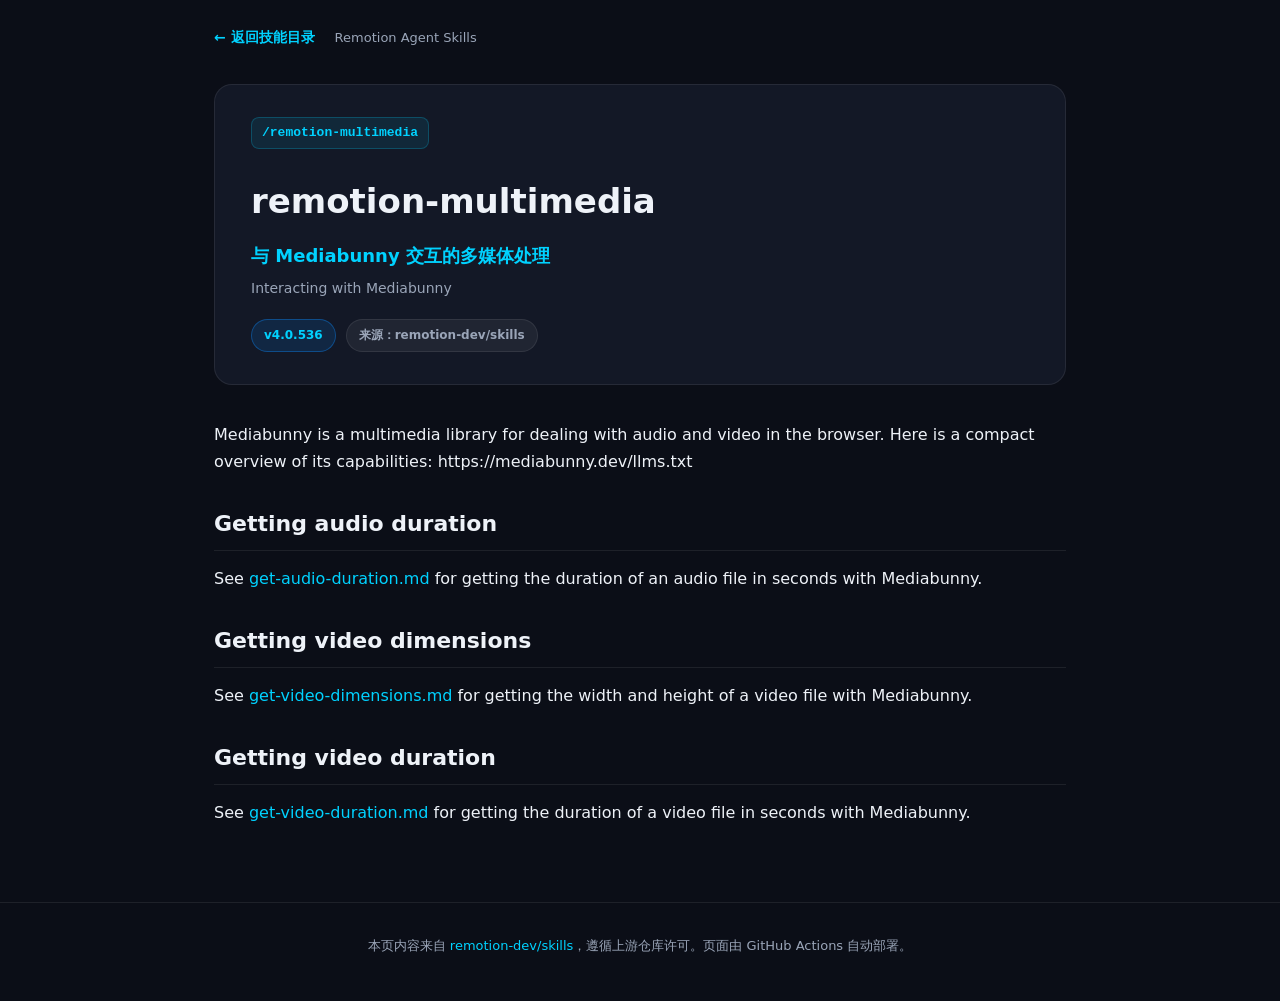
<file: website/skills/remotion-multimedia.html>
<!doctype html>
<html lang="zh-CN">
<head>
<meta charset="UTF-8" />
<meta name="viewport" content="width=device-width, initial-scale=1.0" />
<title>remotion-multimedia · Remotion Agent Skills</title>
<link rel="stylesheet" href="../style.css" />
</head>
<body>
<header class="topbar">
  <a class="back" href="../index.html">← 返回技能目录</a>
  <span class="crumb">Remotion Agent Skills</span>
</header>
<main class="detail">
  <div class="detail-head">
    <div class="chip mono">/remotion-multimedia</div>
    <h1>remotion-multimedia</h1>
    <p class="desc-cn">与 Mediabunny 交互的多媒体处理</p>
    <p class="desc-en">Interacting with Mediabunny</p>
    <div class="meta-row">
      <span class="badge">v4.0.536</span>
      <span class="badge badge-src">来源：remotion-dev/skills</span>
    </div>
  </div>
  <article class="md">
<p>Mediabunny is a multimedia library for dealing with audio and video in the browser.
Here is a compact overview of its capabilities: https://mediabunny.dev/llms.txt</p>
<h2>Getting audio duration</h2>
<p>See <a href="get-audio-duration.md">get-audio-duration.md</a> for getting the duration of an audio file in seconds with Mediabunny.</p>
<h2>Getting video dimensions</h2>
<p>See <a href="get-video-dimensions.md">get-video-dimensions.md</a> for getting the width and height of a video file with Mediabunny.</p>
<h2>Getting video duration</h2>
<p>See <a href="get-video-duration.md">get-video-duration.md</a> for getting the duration of a video file in seconds with Mediabunny.</p>
  </article>
</main>
<footer class="footer">
  <p>本页内容来自 <a href="https://github.com/remotion-dev/skills" target="_blank" rel="noopener">remotion-dev/skills</a>，遵循上游仓库许可。页面由 GitHub Actions 自动部署。</p>
</footer>
</body>
</html>
</file>
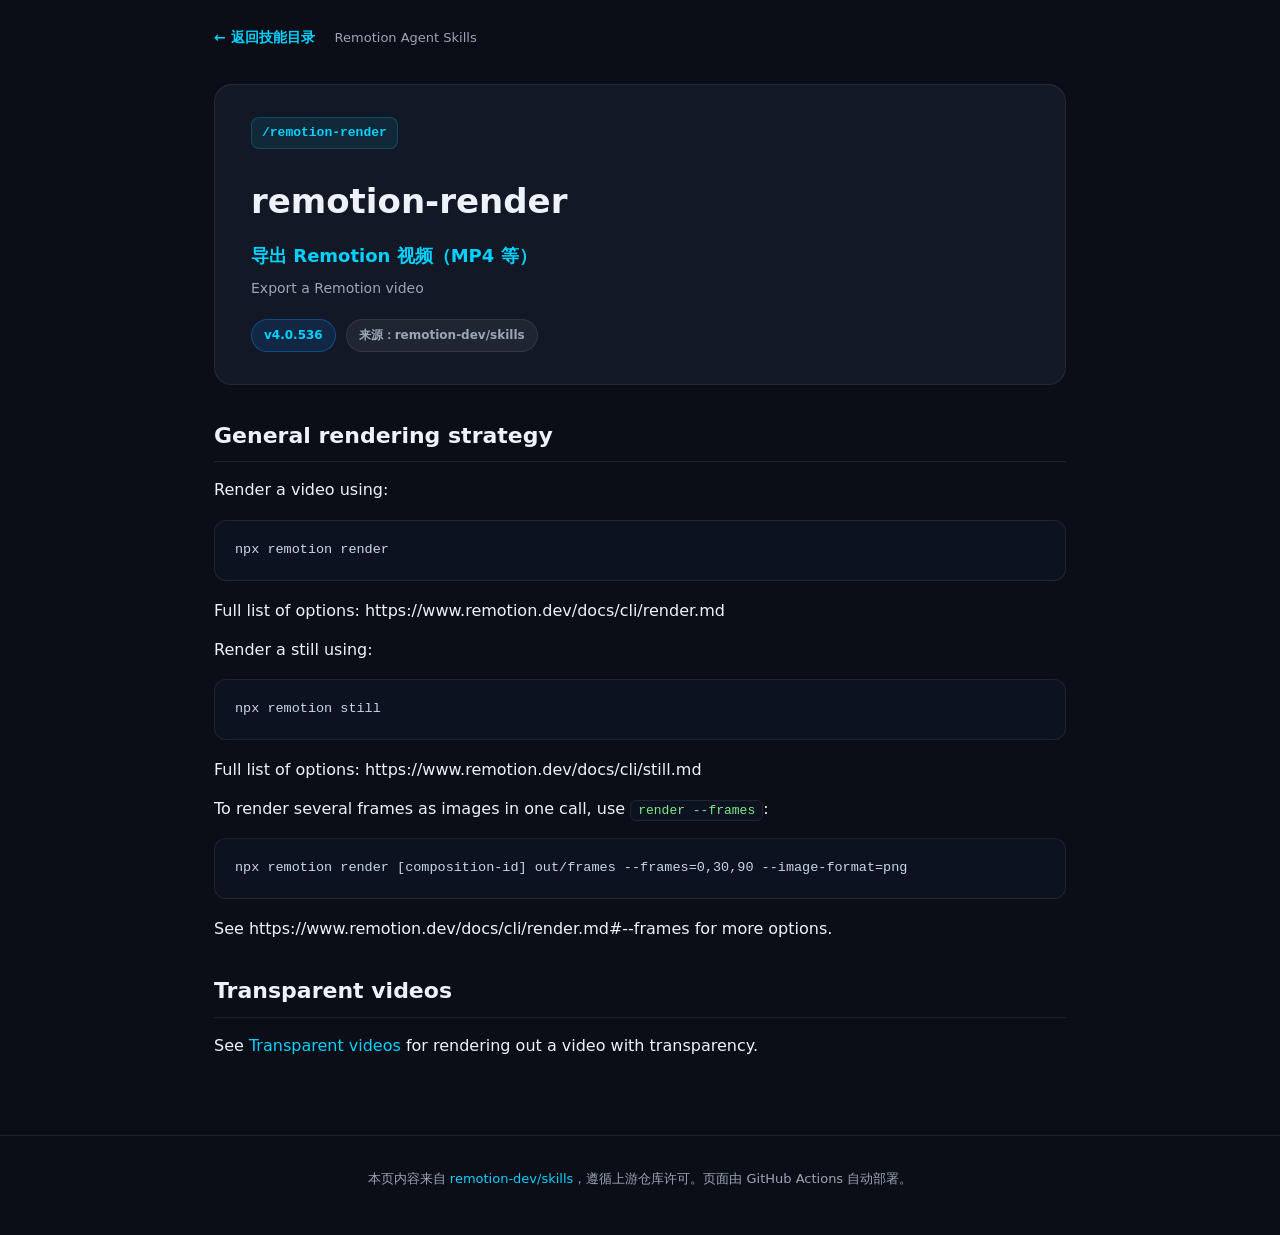
<file: website/skills/remotion-render.html>
<!doctype html>
<html lang="zh-CN">
<head>
<meta charset="UTF-8" />
<meta name="viewport" content="width=device-width, initial-scale=1.0" />
<title>remotion-render · Remotion Agent Skills</title>
<link rel="stylesheet" href="../style.css" />
</head>
<body>
<header class="topbar">
  <a class="back" href="../index.html">← 返回技能目录</a>
  <span class="crumb">Remotion Agent Skills</span>
</header>
<main class="detail">
  <div class="detail-head">
    <div class="chip mono">/remotion-render</div>
    <h1>remotion-render</h1>
    <p class="desc-cn">导出 Remotion 视频（MP4 等）</p>
    <p class="desc-en">Export a Remotion video</p>
    <div class="meta-row">
      <span class="badge">v4.0.536</span>
      <span class="badge badge-src">来源：remotion-dev/skills</span>
    </div>
  </div>
  <article class="md">
<h2>General rendering strategy</h2>
<p>Render a video using:</p>
<pre><code>npx remotion render
</code></pre>
<p>Full list of options: https://www.remotion.dev/docs/cli/render.md</p>
<p>Render a still using:</p>
<pre><code>npx remotion still
</code></pre>
<p>Full list of options: https://www.remotion.dev/docs/cli/still.md</p>
<p>To render several frames as images in one call, use <code>render --frames</code>:</p>
<pre><code>npx remotion render [composition-id] out/frames --frames=0,30,90 --image-format=png
</code></pre>
<p>See https://www.remotion.dev/docs/cli/render.md#--frames for more options.</p>
<h2>Transparent videos</h2>
<p>See <a href="./transparent-videos.md">Transparent videos</a> for rendering out a video with transparency.</p>
  </article>
</main>
<footer class="footer">
  <p>本页内容来自 <a href="https://github.com/remotion-dev/skills" target="_blank" rel="noopener">remotion-dev/skills</a>，遵循上游仓库许可。页面由 GitHub Actions 自动部署。</p>
</footer>
</body>
</html>
</file>
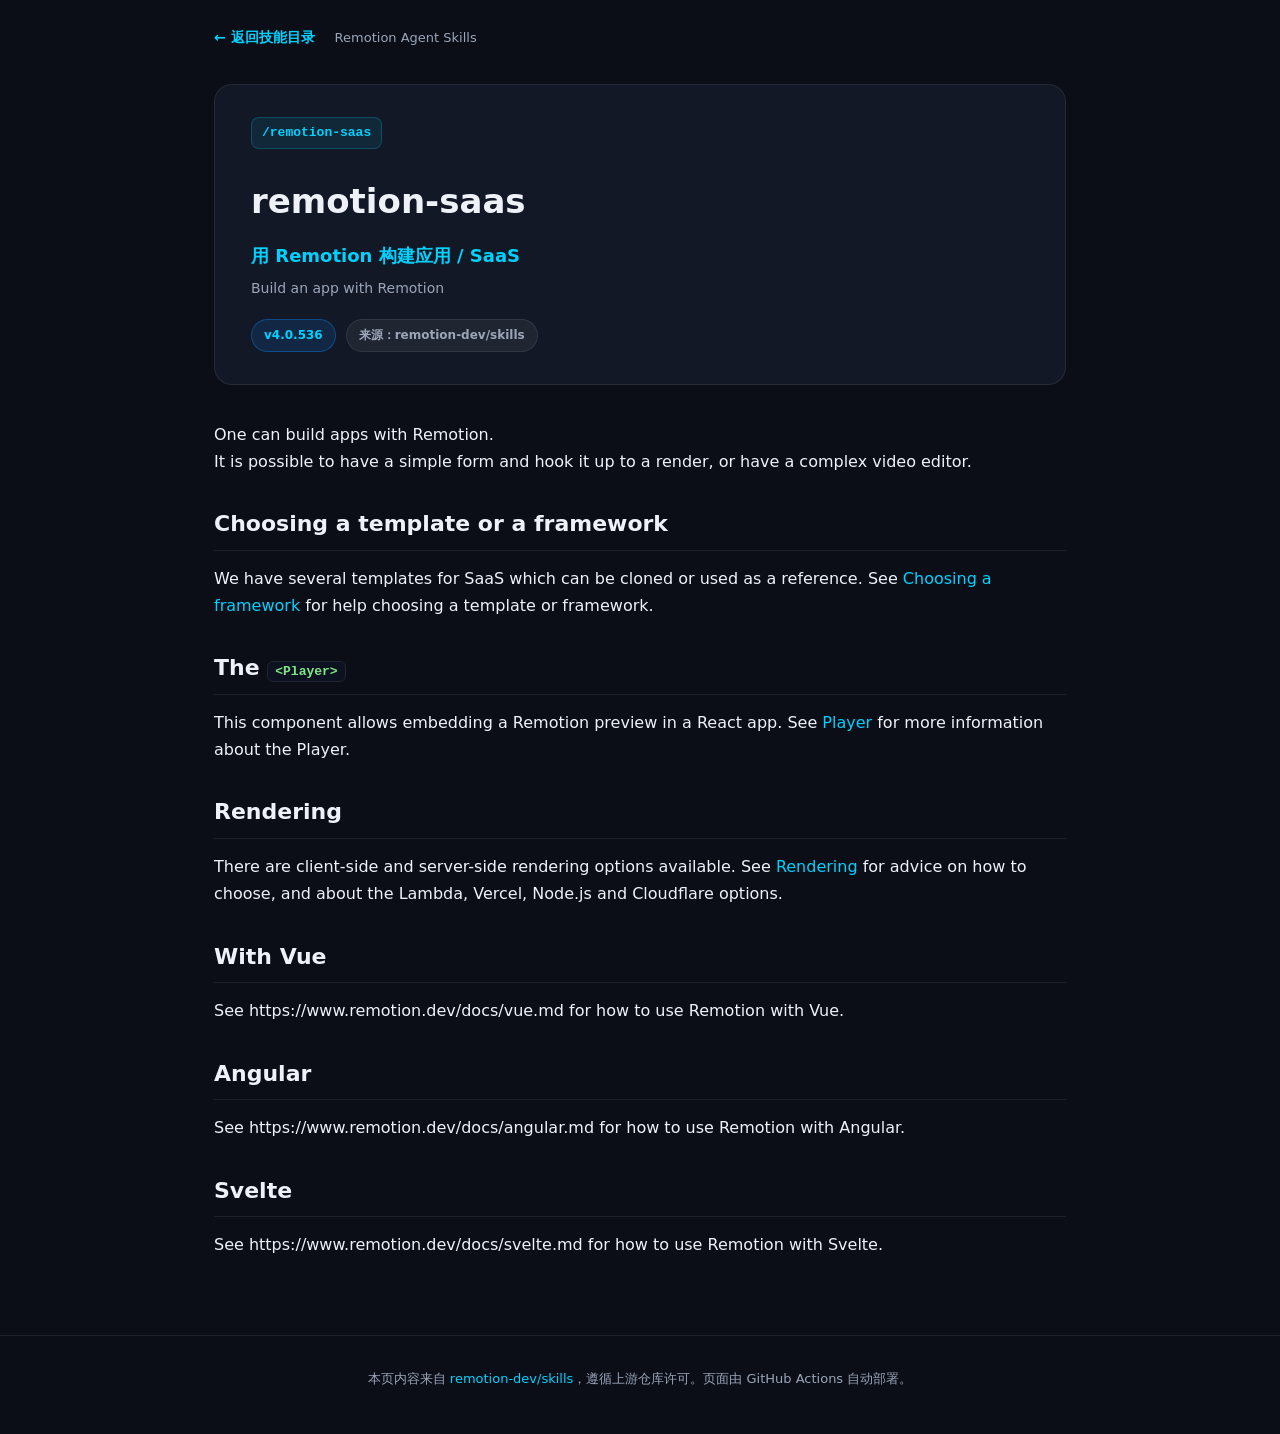
<file: website/skills/remotion-saas.html>
<!doctype html>
<html lang="zh-CN">
<head>
<meta charset="UTF-8" />
<meta name="viewport" content="width=device-width, initial-scale=1.0" />
<title>remotion-saas · Remotion Agent Skills</title>
<link rel="stylesheet" href="../style.css" />
</head>
<body>
<header class="topbar">
  <a class="back" href="../index.html">← 返回技能目录</a>
  <span class="crumb">Remotion Agent Skills</span>
</header>
<main class="detail">
  <div class="detail-head">
    <div class="chip mono">/remotion-saas</div>
    <h1>remotion-saas</h1>
    <p class="desc-cn">用 Remotion 构建应用 / SaaS</p>
    <p class="desc-en">Build an app with Remotion</p>
    <div class="meta-row">
      <span class="badge">v4.0.536</span>
      <span class="badge badge-src">来源：remotion-dev/skills</span>
    </div>
  </div>
  <article class="md">
<p>One can build apps with Remotion.<br />
It is possible to have a simple form and hook it up to a render, or have a complex video editor.</p>
<h2>Choosing a template or a framework</h2>
<p>We have several templates for SaaS which can be cloned or used as a reference.
See <a href="framework.md">Choosing a framework</a> for help choosing a template or framework.</p>
<h2>The <code>&lt;Player&gt;</code></h2>
<p>This component allows embedding a Remotion preview in a React app. See <a href="player.md">Player</a> for more information about the Player.</p>
<h2>Rendering</h2>
<p>There are client-side and server-side rendering options available. See <a href="rendering.md">Rendering</a> for advice on how to choose, and about the Lambda, Vercel, Node.js and Cloudflare options.</p>
<h2>With Vue</h2>
<p>See https://www.remotion.dev/docs/vue.md for how to use Remotion with Vue.</p>
<h2>Angular</h2>
<p>See https://www.remotion.dev/docs/angular.md for how to use Remotion with Angular.</p>
<h2>Svelte</h2>
<p>See https://www.remotion.dev/docs/svelte.md for how to use Remotion with Svelte.</p>
  </article>
</main>
<footer class="footer">
  <p>本页内容来自 <a href="https://github.com/remotion-dev/skills" target="_blank" rel="noopener">remotion-dev/skills</a>，遵循上游仓库许可。页面由 GitHub Actions 自动部署。</p>
</footer>
</body>
</html>
</file>
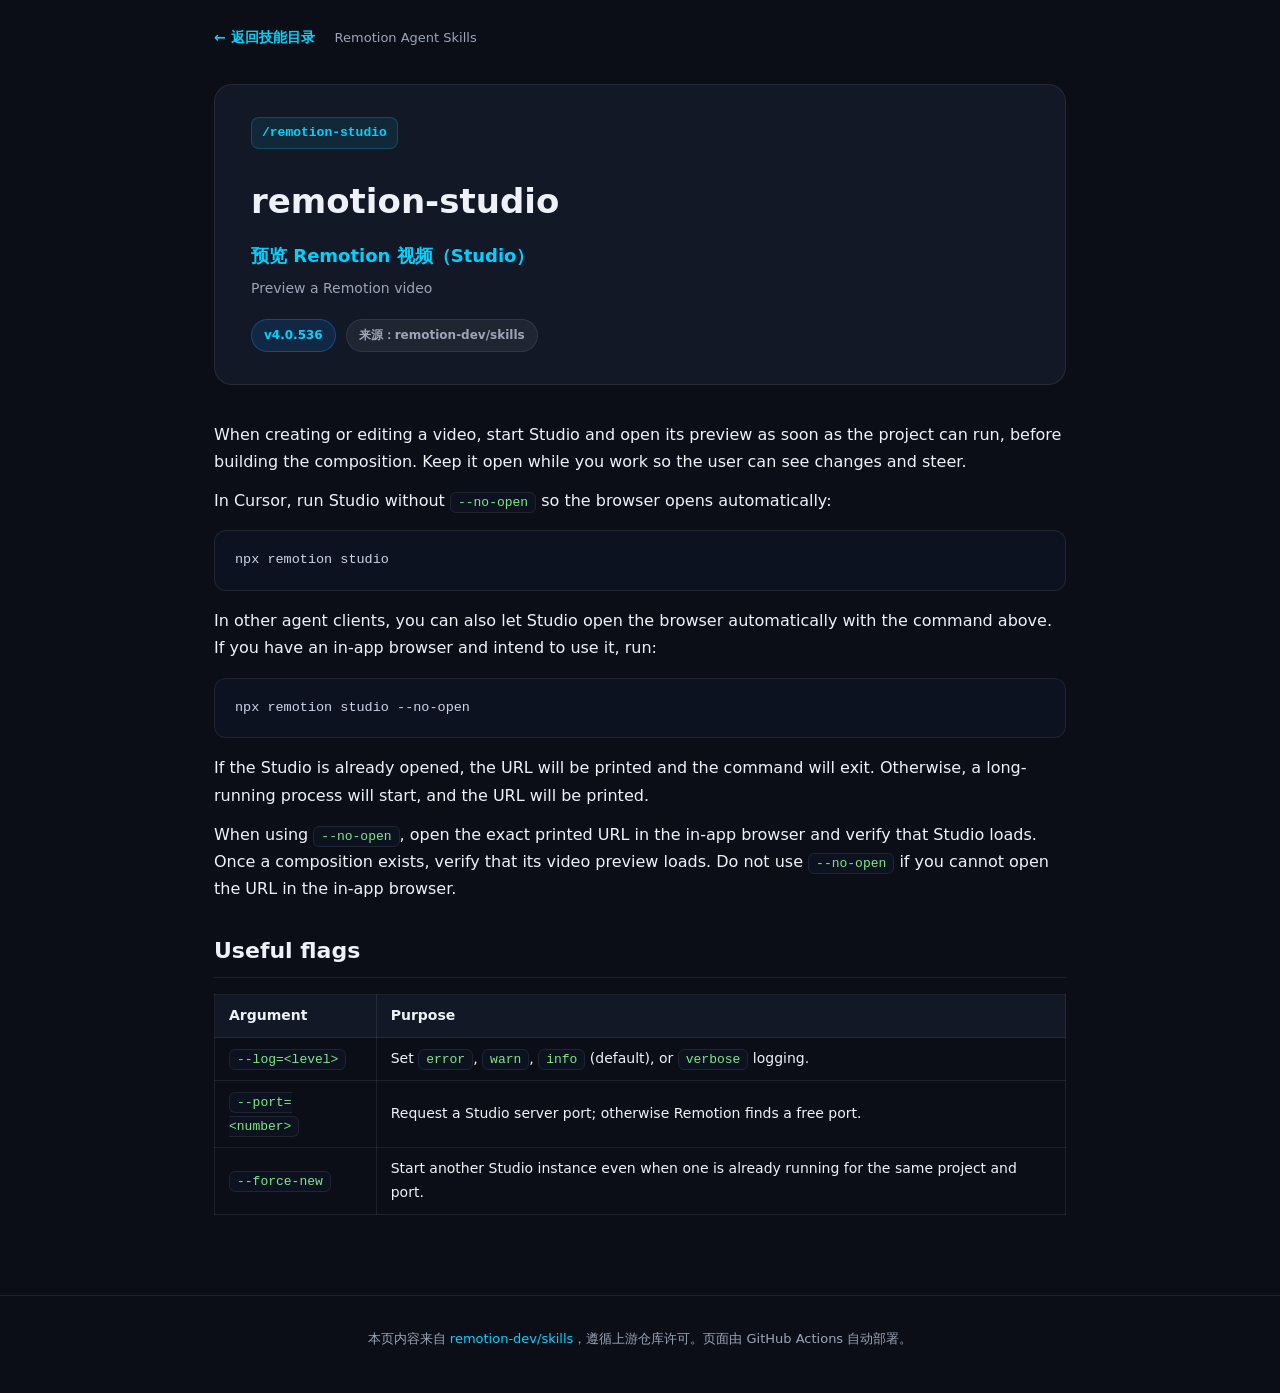
<file: website/skills/remotion-studio.html>
<!doctype html>
<html lang="zh-CN">
<head>
<meta charset="UTF-8" />
<meta name="viewport" content="width=device-width, initial-scale=1.0" />
<title>remotion-studio · Remotion Agent Skills</title>
<link rel="stylesheet" href="../style.css" />
</head>
<body>
<header class="topbar">
  <a class="back" href="../index.html">← 返回技能目录</a>
  <span class="crumb">Remotion Agent Skills</span>
</header>
<main class="detail">
  <div class="detail-head">
    <div class="chip mono">/remotion-studio</div>
    <h1>remotion-studio</h1>
    <p class="desc-cn">预览 Remotion 视频（Studio）</p>
    <p class="desc-en">Preview a Remotion video</p>
    <div class="meta-row">
      <span class="badge">v4.0.536</span>
      <span class="badge badge-src">来源：remotion-dev/skills</span>
    </div>
  </div>
  <article class="md">
<p>When creating or editing a video, start Studio and open its preview as soon as the project can run, before building the composition. Keep it open while you work so the user can see changes and steer.</p>
<p>In Cursor, run Studio without <code>--no-open</code> so the browser opens automatically:</p>
<pre><code class="language-bash">npx remotion studio
</code></pre>
<p>In other agent clients, you can also let Studio open the browser automatically with the command above. If you have an in-app browser and intend to use it, run:</p>
<pre><code class="language-bash">npx remotion studio --no-open
</code></pre>
<p>If the Studio is already opened, the URL will be printed and the command will exit.
Otherwise, a long-running process will start, and the URL will be printed.</p>
<p>When using <code>--no-open</code>, open the exact printed URL in the in-app browser and verify that Studio loads. Once a composition exists, verify that its video preview loads. Do not use <code>--no-open</code> if you cannot open the URL in the in-app browser.</p>
<h2>Useful flags</h2>
<table>
<thead>
<tr>
<th>Argument</th>
<th>Purpose</th>
</tr>
</thead>
<tbody>
<tr>
<td><code>--log=&lt;level&gt;</code></td>
<td>Set <code>error</code>, <code>warn</code>, <code>info</code> (default), or <code>verbose</code> logging.</td>
</tr>
<tr>
<td><code>--port=&lt;number&gt;</code></td>
<td>Request a Studio server port; otherwise Remotion finds a free port.</td>
</tr>
<tr>
<td><code>--force-new</code></td>
<td>Start another Studio instance even when one is already running for the same project and port.</td>
</tr>
</tbody>
</table>
  </article>
</main>
<footer class="footer">
  <p>本页内容来自 <a href="https://github.com/remotion-dev/skills" target="_blank" rel="noopener">remotion-dev/skills</a>，遵循上游仓库许可。页面由 GitHub Actions 自动部署。</p>
</footer>
</body>
</html>
</file>
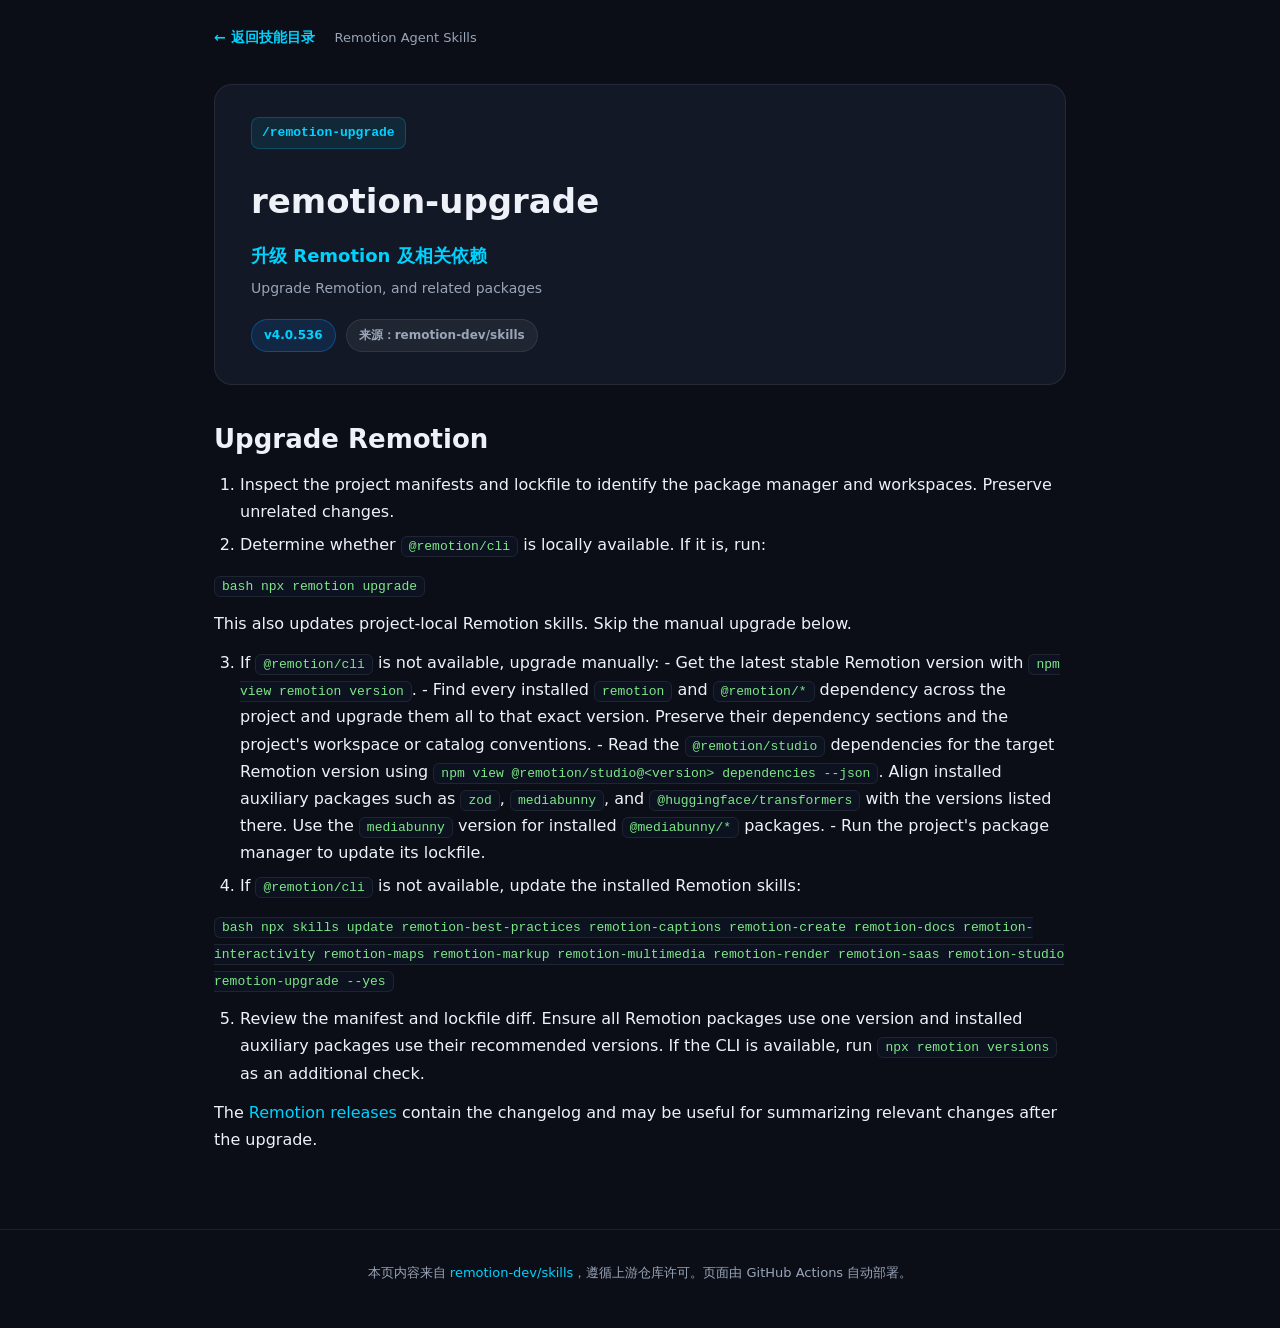
<file: website/skills/remotion-upgrade.html>
<!doctype html>
<html lang="zh-CN">
<head>
<meta charset="UTF-8" />
<meta name="viewport" content="width=device-width, initial-scale=1.0" />
<title>remotion-upgrade · Remotion Agent Skills</title>
<link rel="stylesheet" href="../style.css" />
</head>
<body>
<header class="topbar">
  <a class="back" href="../index.html">← 返回技能目录</a>
  <span class="crumb">Remotion Agent Skills</span>
</header>
<main class="detail">
  <div class="detail-head">
    <div class="chip mono">/remotion-upgrade</div>
    <h1>remotion-upgrade</h1>
    <p class="desc-cn">升级 Remotion 及相关依赖</p>
    <p class="desc-en">Upgrade Remotion, and related packages</p>
    <div class="meta-row">
      <span class="badge">v4.0.536</span>
      <span class="badge badge-src">来源：remotion-dev/skills</span>
    </div>
  </div>
  <article class="md">
<h1>Upgrade Remotion</h1>
<ol>
<li>Inspect the project manifests and lockfile to identify the package manager and workspaces. Preserve unrelated changes.</li>
<li>Determine whether <code>@remotion/cli</code> is locally available. If it is, run:</li>
</ol>
<p><code>bash
   npx remotion upgrade</code></p>
<p>This also updates project-local Remotion skills. Skip the manual upgrade below.</p>
<ol start="3">
<li>If <code>@remotion/cli</code> is not available, upgrade manually:
   - Get the latest stable Remotion version with <code>npm view remotion version</code>.
   - Find every installed <code>remotion</code> and <code>@remotion/*</code> dependency across the project and upgrade them all to that exact version. Preserve their dependency sections and the project's workspace or catalog conventions.
   - Read the <code>@remotion/studio</code> dependencies for the target Remotion version using <code>npm view @remotion/studio@&lt;version&gt; dependencies --json</code>. Align installed auxiliary packages such as <code>zod</code>, <code>mediabunny</code>, and <code>@huggingface/transformers</code> with the versions listed there. Use the <code>mediabunny</code> version for installed <code>@mediabunny/*</code> packages.
   - Run the project's package manager to update its lockfile.</li>
<li>If <code>@remotion/cli</code> is not available, update the installed Remotion skills:</li>
</ol>
<p><code>bash
   npx skills update remotion-best-practices remotion-captions remotion-create remotion-docs remotion-interactivity remotion-maps remotion-markup remotion-multimedia remotion-render remotion-saas remotion-studio remotion-upgrade --yes</code></p>
<ol start="5">
<li>Review the manifest and lockfile diff. Ensure all Remotion packages use one version and installed auxiliary packages use their recommended versions. If the CLI is available, run <code>npx remotion versions</code> as an additional check.</li>
</ol>
<p>The <a href="https://github.com/remotion-dev/remotion/releases">Remotion releases</a> contain the changelog and may be useful for summarizing relevant changes after the upgrade.</p>
  </article>
</main>
<footer class="footer">
  <p>本页内容来自 <a href="https://github.com/remotion-dev/skills" target="_blank" rel="noopener">remotion-dev/skills</a>，遵循上游仓库许可。页面由 GitHub Actions 自动部署。</p>
</footer>
</body>
</html>
</file>
<file: website/style.css>
/* Remotion Agent Skills 展示站样式 */
* { margin: 0; padding: 0; box-sizing: border-box; }

:root {
  --bg: #0b0e17;
  --bg-card: #131826;
  --bg-card-hover: #182036;
  --border: rgba(255, 255, 255, 0.08);
  --text: #eef2f8;
  --text-dim: #9aa5b8;
  --accent: #0b84f3;
  --accent2: #00d2ff;
  --code-bg: #0d1220;
}

body {
  background: var(--bg);
  color: var(--text);
  font-family: system-ui, -apple-system, "Segoe UI", "PingFang SC", "Microsoft YaHei", sans-serif;
  line-height: 1.7;
}

a { color: var(--accent2); text-decoration: none; }
a:hover { text-decoration: underline; }

.mono, code, .chip { font-family: ui-monospace, SFMono-Regular, "SF Mono", Menlo, Consolas, monospace; }

/* ---------- Hero ---------- */
.hero {
  padding: 88px 24px 64px;
  text-align: center;
  background:
    radial-gradient(60% 90% at 50% 0%, rgba(11, 132, 243, 0.18), transparent 70%),
    radial-gradient(40% 60% at 80% 10%, rgba(0, 210, 255, 0.1), transparent 70%);
  border-bottom: 1px solid var(--border);
}
.hero-inner { max-width: 860px; margin: 0 auto; }
.hero-badge {
  display: inline-block;
  font-size: 12px;
  font-weight: 700;
  letter-spacing: 3px;
  color: var(--accent2);
  border: 1px solid rgba(0, 210, 255, 0.35);
  border-radius: 999px;
  padding: 6px 16px;
  margin-bottom: 28px;
}
.hero h1 { font-size: 52px; font-weight: 800; letter-spacing: 1px; }
.hero-sub { margin-top: 18px; font-size: 17px; color: var(--text-dim); }
.hero-sub strong { color: var(--accent2); }

.install {
  margin: 36px auto 0;
  display: inline-flex;
  align-items: center;
  gap: 0;
  background: var(--code-bg);
  border: 1px solid var(--border);
  border-radius: 12px;
  overflow: hidden;
}
.install code { padding: 14px 22px; font-size: 16px; color: #7ee787; }
.copy-btn {
  border: none;
  background: linear-gradient(135deg, var(--accent), var(--accent2));
  color: #fff;
  font-size: 14px;
  font-weight: 700;
  padding: 14px 20px;
  cursor: pointer;
}
.copy-btn:active { transform: scale(0.97); }

.stats { margin-top: 26px; font-size: 14px; color: var(--text-dim); }
.stats .dot { margin: 0 10px; opacity: 0.5; }

/* ---------- Catalog ---------- */
.catalog { max-width: 1180px; margin: 0 auto; padding: 56px 24px 40px; }
.toolbar {
  display: flex;
  align-items: center;
  gap: 18px;
  margin-bottom: 28px;
}
#search {
  flex: 1;
  max-width: 460px;
  padding: 13px 18px;
  font-size: 15px;
  color: var(--text);
  background: var(--bg-card);
  border: 1px solid var(--border);
  border-radius: 12px;
  outline: none;
}
#search:focus { border-color: var(--accent); }
#count { color: var(--text-dim); font-size: 14px; white-space: nowrap; }

.grid {
  display: grid;
  grid-template-columns: repeat(auto-fill, minmax(320px, 1fr));
  gap: 18px;
}
.card {
  display: block;
  background: var(--bg-card);
  border: 1px solid var(--border);
  border-radius: 16px;
  padding: 22px 24px;
  color: var(--text);
  transition: border-color 0.2s, transform 0.2s, background 0.2s;
}
.card:hover {
  background: var(--bg-card-hover);
  border-color: rgba(11, 132, 243, 0.55);
  transform: translateY(-3px);
  text-decoration: none;
}
.card-top { display: flex; justify-content: space-between; align-items: center; gap: 12px; }
.chip {
  display: inline-block;
  font-size: 13px;
  font-weight: 600;
  color: var(--accent2);
  background: rgba(0, 210, 255, 0.09);
  border: 1px solid rgba(0, 210, 255, 0.22);
  border-radius: 8px;
  padding: 4px 10px;
  overflow: hidden;
  text-overflow: ellipsis;
  white-space: nowrap;
}
.ver { font-size: 12px; color: var(--text-dim); white-space: nowrap; }
.card-cn { margin-top: 14px; font-size: 17px; font-weight: 700; }
.card-en { margin-top: 6px; font-size: 13px; color: var(--text-dim); }
.card-link { display: inline-block; margin-top: 16px; font-size: 13px; color: var(--accent); font-weight: 600; }
.empty { margin-top: 40px; text-align: center; color: var(--text-dim); }

/* ---------- Usage ---------- */
.usage { max-width: 1180px; margin: 0 auto; padding: 20px 24px 72px; }
.usage h2 { font-size: 26px; margin-bottom: 22px; }
.usage-grid { display: grid; grid-template-columns: repeat(auto-fit, minmax(280px, 1fr)); gap: 18px; }
.usage-item {
  background: var(--bg-card);
  border: 1px solid var(--border);
  border-radius: 16px;
  padding: 24px;
}
.usage-item h3 { font-size: 17px; margin-bottom: 10px; color: var(--accent2); }
.usage-item p { font-size: 14px; color: var(--text-dim); }
code.inline {
  background: var(--code-bg);
  border: 1px solid var(--border);
  border-radius: 6px;
  padding: 2px 8px;
  font-size: 13px;
  color: #7ee787;
}

/* ---------- Detail ---------- */
.topbar {
  display: flex;
  align-items: center;
  gap: 20px;
  max-width: 900px;
  margin: 0 auto;
  padding: 26px 24px 10px;
}
.back { font-size: 14px; font-weight: 600; }
.crumb { font-size: 13px; color: var(--text-dim); }
.detail { max-width: 900px; margin: 0 auto; padding: 24px 24px 64px; }
.detail-head {
  background: var(--bg-card);
  border: 1px solid var(--border);
  border-radius: 18px;
  padding: 32px 36px;
  margin-bottom: 36px;
}
.detail-head h1 { font-size: 34px; margin-top: 16px; }
.desc-cn { margin-top: 10px; font-size: 18px; font-weight: 600; color: var(--accent2); }
.desc-en { margin-top: 6px; font-size: 14px; color: var(--text-dim); }
.meta-row { margin-top: 18px; display: flex; gap: 10px; flex-wrap: wrap; }
.badge {
  font-size: 12px;
  font-weight: 700;
  padding: 5px 12px;
  border-radius: 999px;
  background: rgba(11, 132, 243, 0.14);
  border: 1px solid rgba(11, 132, 243, 0.4);
  color: var(--accent2);
}
.badge-src { background: rgba(255, 255, 255, 0.06); border-color: var(--border); color: var(--text-dim); }

/* ---------- Markdown 正文 ---------- */
.md h1, .md h2, .md h3 { margin: 34px 0 14px; line-height: 1.4; }
.md h1 { font-size: 26px; }
.md h2 { font-size: 22px; border-bottom: 1px solid var(--border); padding-bottom: 10px; }
.md h3 { font-size: 18px; }
.md p { margin: 12px 0; }
.md ul, .md ol { margin: 12px 0 12px 26px; }
.md li { margin: 6px 0; }
.md code {
  background: var(--code-bg);
  border: 1px solid var(--border);
  border-radius: 6px;
  padding: 2px 7px;
  font-size: 13px;
  color: #7ee787;
}
.md pre {
  background: var(--code-bg);
  border: 1px solid var(--border);
  border-radius: 12px;
  padding: 18px 20px;
  overflow-x: auto;
  margin: 16px 0;
}
.md pre code { background: none; border: none; padding: 0; font-size: 13.5px; color: #c9d6e8; }
.md table { border-collapse: collapse; width: 100%; margin: 16px 0; font-size: 14px; }
.md th, .md td { border: 1px solid var(--border); padding: 9px 14px; text-align: left; }
.md th { background: var(--bg-card); }
.md blockquote {
  border-left: 3px solid var(--accent);
  background: rgba(11, 132, 243, 0.07);
  padding: 10px 18px;
  margin: 16px 0;
  border-radius: 0 10px 10px 0;
  color: var(--text-dim);
}
.md img { max-width: 100%; }

/* ---------- Footer ---------- */
.footer {
  border-top: 1px solid var(--border);
  padding: 32px 24px 44px;
  text-align: center;
  font-size: 13px;
  color: var(--text-dim);
}

@media (max-width: 640px) {
  .hero { padding: 56px 18px 44px; }
  .hero h1 { font-size: 34px; }
  .install code { font-size: 13px; padding: 12px 14px; }
  .copy-btn { padding: 12px 14px; font-size: 13px; }
}
</file>
